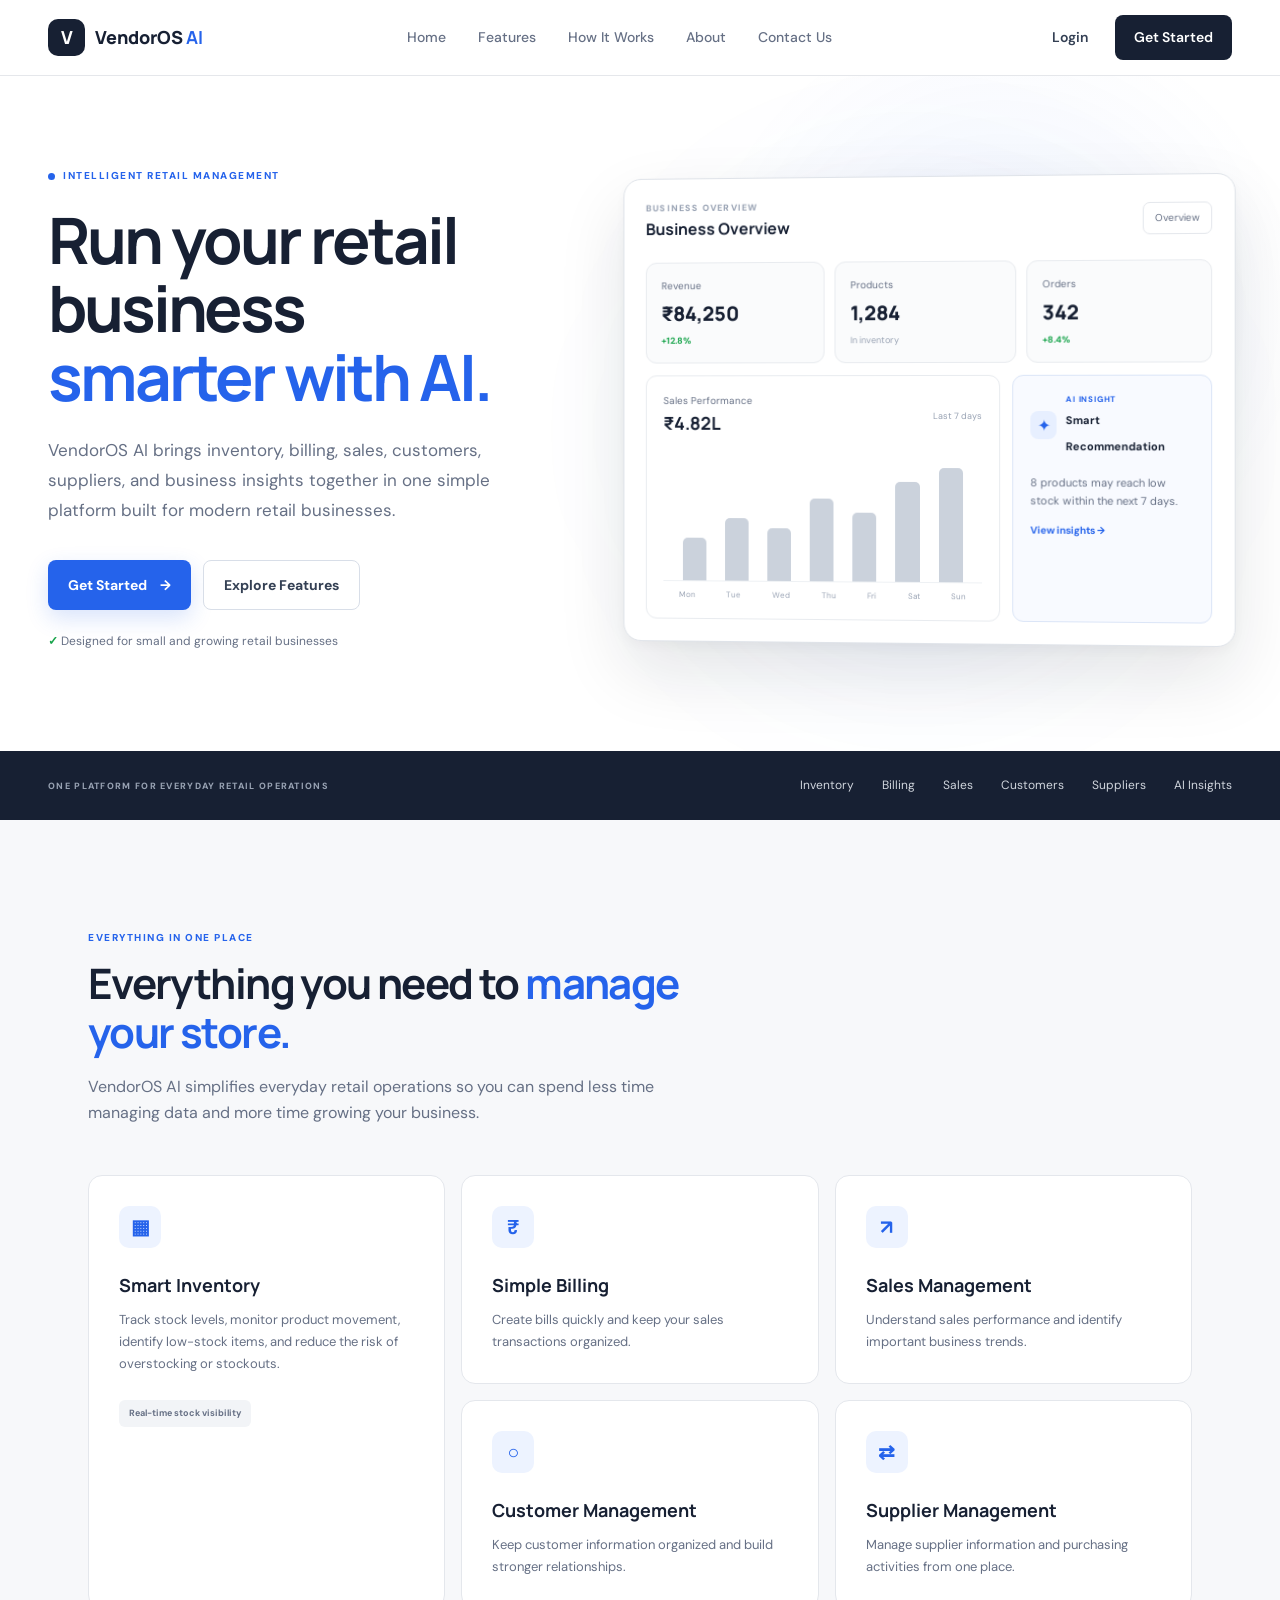
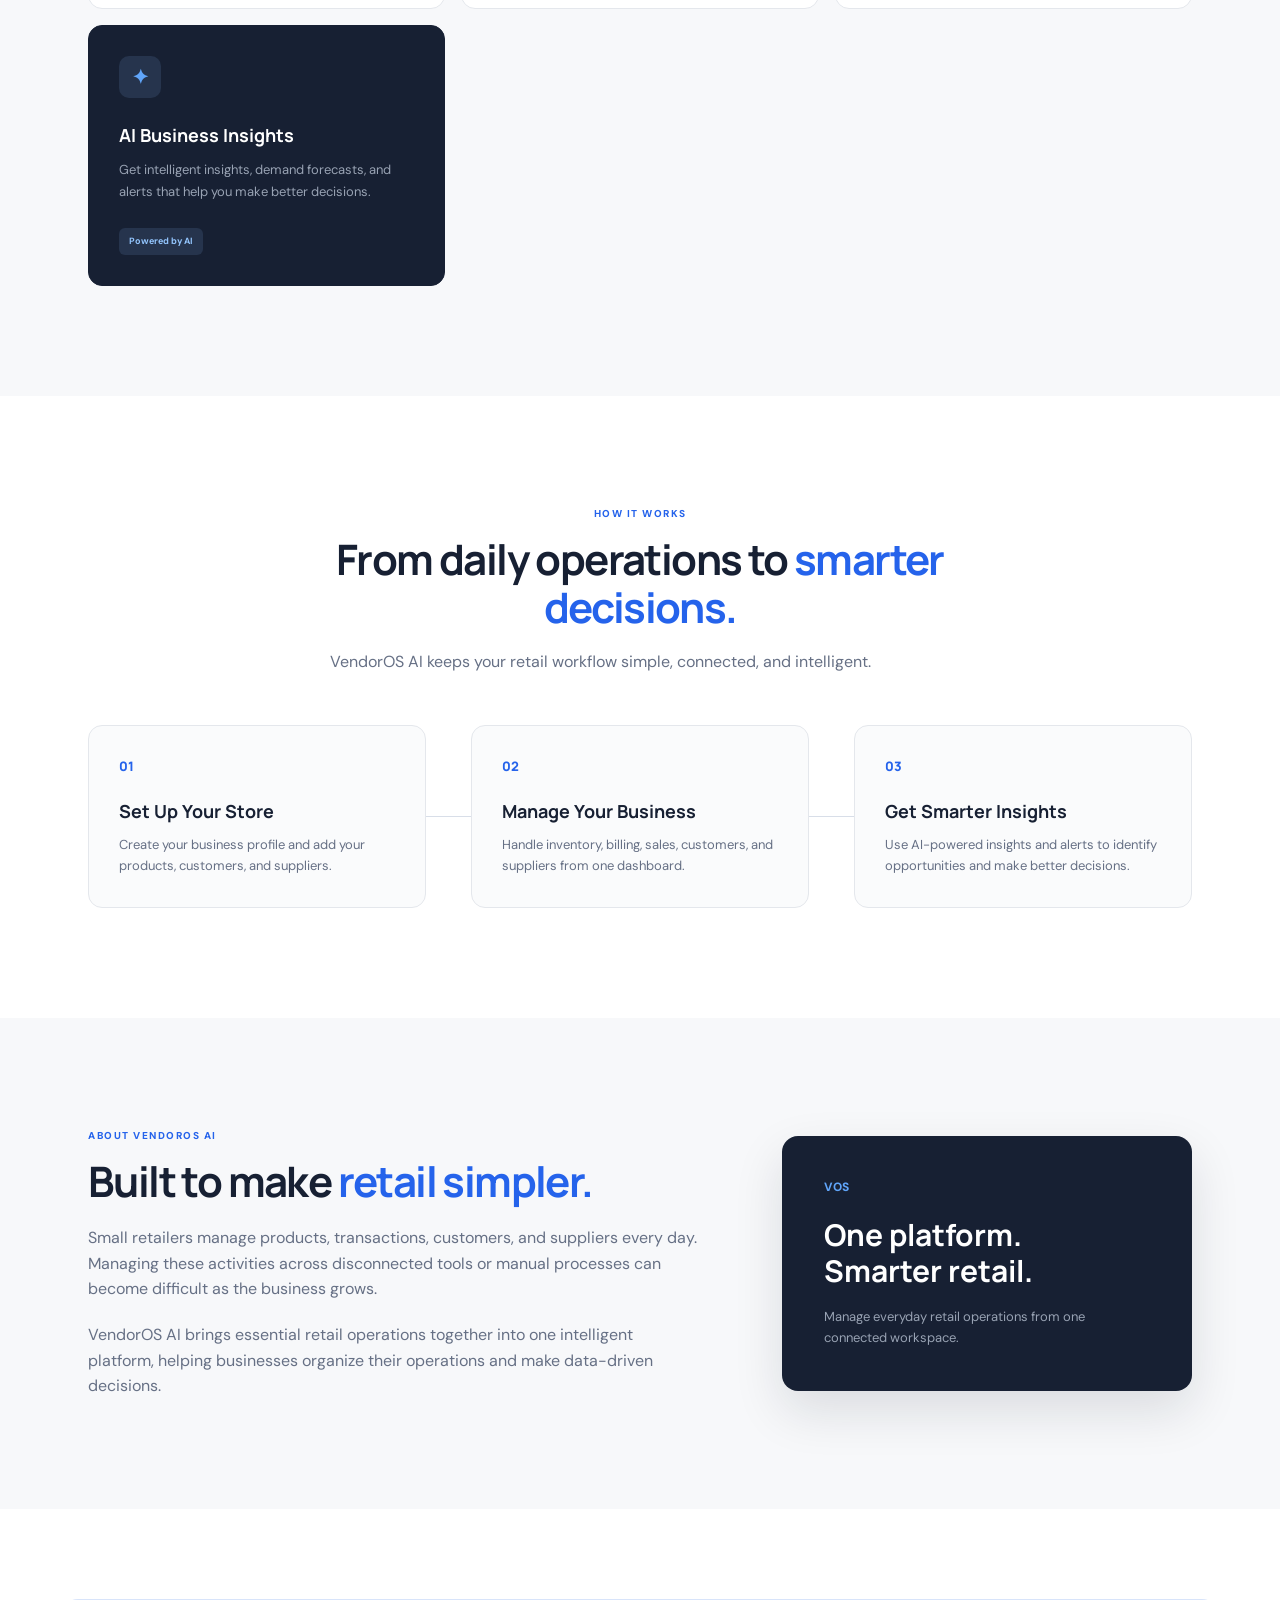
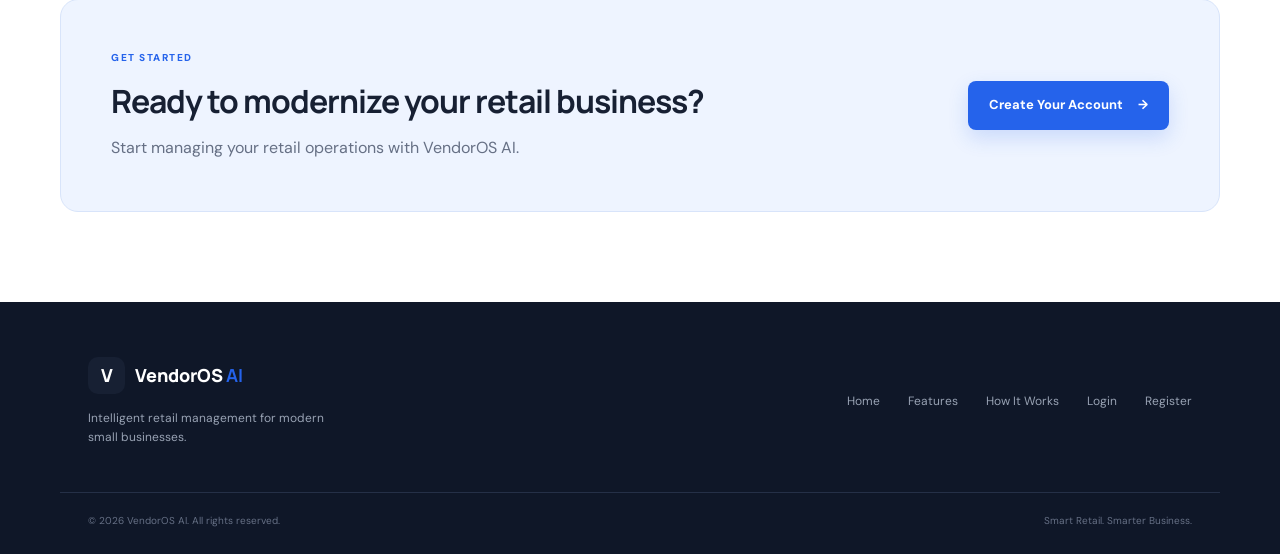
<file: frontend/index.html>
<!DOCTYPE html>
<html lang="en">
<head>
    <meta charset="UTF-8">
    <meta name="viewport" content="width=device-width, initial-scale=1.0">

    <title>VendorOS AI | Smart Retail Management</title>

    <link rel="stylesheet" href="style.css">
</head>

<body>

    <!-- ================= NAVBAR ================= -->

    <header class="navbar">

        <div class="nav-container">

            <a href="index.html" class="logo">
                <div class="logo-mark">V</div>

                <div class="logo-text">
                    <span>VendorOS</span>
                    <strong>AI</strong>
                </div>
            </a>


            <nav class="nav-links">
                <a href="#home">Home</a>
                <a href="#features">Features</a>
                <a href="#how-it-works">How It Works</a>
                <a href="#about">About</a>
                <a href="mailto:vendoros.support@gmail.com">Contact Us</a>
            </nav>


            <div class="nav-actions">
                <a href="login.html" class="login-btn">Login</a>
                <a href="register.html" class="signup-btn">Get Started</a>
            </div>

        </div>

    </header>


    <!-- ================= HERO ================= -->

    <main>

        <section class="hero" id="home">

            <div class="hero-container">


                <!-- LEFT -->

                <div class="hero-content">

                    <div class="eyebrow">
                        <span class="status-dot"></span>
                        INTELLIGENT RETAIL MANAGEMENT
                    </div>


                    <h1>
                        Run your retail business
                        <span>smarter with AI.</span>
                    </h1>


                    <p class="hero-description">

                        VendorOS AI brings inventory, billing, sales,
                        customers, suppliers, and business insights
                        together in one simple platform built for
                        modern retail businesses.

                    </p>


                    <div class="hero-buttons">

                        <a href="register.html" class="primary-btn">
                            Get Started
                            <span>→</span>
                        </a>

                        <a href="#features" class="secondary-btn">
                            Explore Features
                        </a>

                    </div>


                    <div class="hero-note">
                        <span>✓</span>
                        Designed for small and growing retail businesses
                    </div>

                </div>



                <!-- RIGHT — DASHBOARD PREVIEW -->

                <div class="dashboard-wrapper">

                    <div class="dashboard-glow"></div>


                    <div class="dashboard">


                        <!-- Dashboard Header -->

                        <div class="dashboard-top">

                            <div>

                                <p class="dashboard-label">
                                    BUSINESS OVERVIEW
                                </p>

                                <h3>
                                    Business Overview
                                </h3>

                            </div>


                            <div class="dashboard-date">
                                Overview
                            </div>

                        </div>



                        <!-- Stats -->

                        <div class="stats-grid">


                            <div class="stat-card">

                                <div class="stat-title">
                                    Revenue
                                </div>

                                <div class="stat-value">
                                    ₹84,250
                                </div>

                                <div class="stat-growth">
                                    +12.8%
                                </div>

                            </div>


                            <div class="stat-card">

                                <div class="stat-title">
                                    Products
                                </div>

                                <div class="stat-value">
                                    1,284
                                </div>

                                <div class="stat-neutral">
                                    In inventory
                                </div>

                            </div>


                            <div class="stat-card">

                                <div class="stat-title">
                                    Orders
                                </div>

                                <div class="stat-value">
                                    342
                                </div>

                                <div class="stat-growth">
                                    +8.4%
                                </div>

                            </div>


                        </div>



                        <!-- Dashboard Bottom -->

                        <div class="dashboard-body">


                            <!-- SALES CHART -->

                            <div class="chart-card">

                                <div class="chart-header">

                                    <div>

                                        <p>
                                            Sales Performance
                                        </p>

                                        <strong>
                                            ₹4.82L
                                        </strong>

                                    </div>


                                    <span>
                                        Last 7 days
                                    </span>

                                </div>


                                <div class="chart">

                                    <div class="chart-bars">

                                        <i style="height:35%"></i>

                                        <i style="height:52%"></i>

                                        <i style="height:44%"></i>

                                        <i style="height:68%"></i>

                                        <i style="height:57%"></i>

                                        <i style="height:82%"></i>

                                        <i style="height:94%"></i>

                                    </div>

                                </div>


                                <div class="chart-days">

                                    <span>Mon</span>
                                    <span>Tue</span>
                                    <span>Wed</span>
                                    <span>Thu</span>
                                    <span>Fri</span>
                                    <span>Sat</span>
                                    <span>Sun</span>

                                </div>

                            </div>



                            <!-- AI INSIGHT -->

                            <div class="insight-card">

                                <div class="insight-heading">

                                    <div class="ai-icon">
                                        ✦
                                    </div>

                                    <div>

                                        <span>
                                            AI INSIGHT
                                        </span>

                                        <strong>
                                            Smart Recommendation
                                        </strong>

                                    </div>

                                </div>


                                <p>
                                    8 products may reach low stock
                                    within the next 7 days.
                                </p>


                                <a href="#features">
                                    View insights →
                                </a>

                            </div>


                        </div>

                    </div>

                </div>

            </div>

        </section>



        <!-- ================= PLATFORM STRIP ================= -->

        <section class="platform-strip">

            <div class="platform-container">

                <p>
                    ONE PLATFORM FOR EVERYDAY RETAIL OPERATIONS
                </p>


                <div class="platform-items">

                    <span>Inventory</span>
                    <span>Billing</span>
                    <span>Sales</span>
                    <span>Customers</span>
                    <span>Suppliers</span>
                    <span>AI Insights</span>

                </div>

            </div>

        </section>



        <!-- ================= FEATURES ================= -->

        <section class="features-section" id="features">

            <div class="section-container">


                <div class="section-heading">

                    <div class="section-tag">
                        EVERYTHING IN ONE PLACE
                    </div>


                    <h2>
                        Everything you need to
                        <span>manage your store.</span>
                    </h2>


                    <p>
                        VendorOS AI simplifies everyday retail operations
                        so you can spend less time managing data and more
                        time growing your business.
                    </p>

                </div>



                <div class="feature-grid">


                    <!-- Inventory -->

                    <article class="feature-card large-card">

                        <div class="feature-icon">
                            ▦
                        </div>

                        <h3>
                            Smart Inventory
                        </h3>

                        <p>
                            Track stock levels, monitor product movement,
                            identify low-stock items, and reduce the risk
                            of overstocking or stockouts.
                        </p>

                        <div class="feature-mini">
                            Real-time stock visibility
                        </div>

                    </article>



                    <!-- Billing -->

                    <article class="feature-card">

                        <div class="feature-icon">
                            ₹
                        </div>

                        <h3>
                            Simple Billing
                        </h3>

                        <p>
                            Create bills quickly and keep your sales
                            transactions organized.
                        </p>

                    </article>



                    <!-- Sales -->

                    <article class="feature-card">

                        <div class="feature-icon">
                            ↗
                        </div>

                        <h3>
                            Sales Management
                        </h3>

                        <p>
                            Understand sales performance and identify
                            important business trends.
                        </p>

                    </article>



                    <!-- Customers -->

                    <article class="feature-card">

                        <div class="feature-icon">
                            ○
                        </div>

                        <h3>
                            Customer Management
                        </h3>

                        <p>
                            Keep customer information organized and
                            build stronger relationships.
                        </p>

                    </article>



                    <!-- Suppliers -->

                    <article class="feature-card">

                        <div class="feature-icon">
                            ⇄
                        </div>

                        <h3>
                            Supplier Management
                        </h3>

                        <p>
                            Manage supplier information and purchasing
                            activities from one place.
                        </p>

                    </article>



                    <!-- AI -->

                    <article class="feature-card ai-feature">

                        <div class="feature-icon ai-icon-dark">
                            ✦
                        </div>

                        <h3>
                            AI Business Insights
                        </h3>

                        <p>
                            Get intelligent insights, demand forecasts,
                            and alerts that help you make better decisions.
                        </p>

                        <div class="feature-mini ai-mini">
                            Powered by AI
                        </div>

                    </article>


                </div>

            </div>

        </section>



        <!-- ================= HOW IT WORKS ================= -->

        <section class="process-section" id="how-it-works">

            <div class="section-container">


                <div class="section-heading center-heading">

                    <div class="section-tag">
                        HOW IT WORKS
                    </div>

                    <h2>
                        From daily operations to
                        <span>smarter decisions.</span>
                    </h2>

                    <p>
                        VendorOS AI keeps your retail workflow
                        simple, connected, and intelligent.
                    </p>

                </div>



                <div class="process-grid">


                    <div class="process-card">

                        <div class="process-number">
                            01
                        </div>

                        <h3>
                            Set Up Your Store
                        </h3>

                        <p>
                            Create your business profile and add your
                            products, customers, and suppliers.
                        </p>

                    </div>


                    <div class="process-connector"></div>


                    <div class="process-card">

                        <div class="process-number">
                            02
                        </div>

                        <h3>
                            Manage Your Business
                        </h3>

                        <p>
                            Handle inventory, billing, sales, customers,
                            and suppliers from one dashboard.
                        </p>

                    </div>


                    <div class="process-connector"></div>


                    <div class="process-card">

                        <div class="process-number">
                            03
                        </div>

                        <h3>
                            Get Smarter Insights
                        </h3>

                        <p>
                            Use AI-powered insights and alerts to identify
                            opportunities and make better decisions.
                        </p>

                    </div>


                </div>

            </div>

        </section>



        <!-- ================= ABOUT ================= -->

        <section class="about-section" id="about">

            <div class="about-container">


                <div class="about-content">

                    <div class="section-tag">
                        ABOUT VENDOROS AI
                    </div>


                    <h2>
                        Built to make
                        <span>retail simpler.</span>
                    </h2>


                    <p>
                        Small retailers manage products, transactions,
                        customers, and suppliers every day. Managing
                        these activities across disconnected tools or
                        manual processes can become difficult as the
                        business grows.
                    </p>


                    <p>
                        VendorOS AI brings essential retail operations
                        together into one intelligent platform, helping
                        businesses organize their operations and make
                        data-driven decisions.
                    </p>

                </div>



                <div class="about-highlight">

                    <div class="highlight-number">
                        VOS
                    </div>


                    <h3>
                        One platform.
                        <br>
                        Smarter retail.
                    </h3>


                    <p>
                        Manage everyday retail operations from
                        one connected workspace.
                    </p>

                </div>


            </div>

        </section>



        <!-- ================= CTA ================= -->

        <section class="cta-section">

            <div class="cta-container">


                <div>

                    <div class="section-tag">
                        GET STARTED
                    </div>


                    <h2>
                        Ready to modernize
                        your retail business?
                    </h2>


                    <p>
                        Start managing your retail operations
                        with VendorOS AI.
                    </p>

                </div>


                <a href="register.html" class="cta-button">
                    Create Your Account
                    <span>→</span>
                </a>


            </div>

        </section>


    </main>



    <!-- ================= FOOTER ================= -->

    <footer>

        <div class="footer-container">


            <div class="footer-brand">

                <a href="index.html" class="logo">

                    <div class="logo-mark">
                        V
                    </div>

                    <div class="logo-text">
                        <span>VendorOS</span>
                        <strong>AI</strong>
                    </div>

                </a>


                <p>
                    Intelligent retail management for
                    modern small businesses.
                </p>

            </div>



            <div class="footer-links">

                <a href="#home">Home</a>
                <a href="#features">Features</a>
                <a href="#how-it-works">How It Works</a>
                <a href="login.html">Login</a>
                <a href="register.html">Register</a>

            </div>


        </div>



        <div class="footer-bottom">

            <span>
                © 2026 VendorOS AI. All rights reserved.
            </span>

            <span>
                Smart Retail. Smarter Business.
            </span>

        </div>

    </footer>



    <script src="script.js"></script>

</body>
</html>
</file>
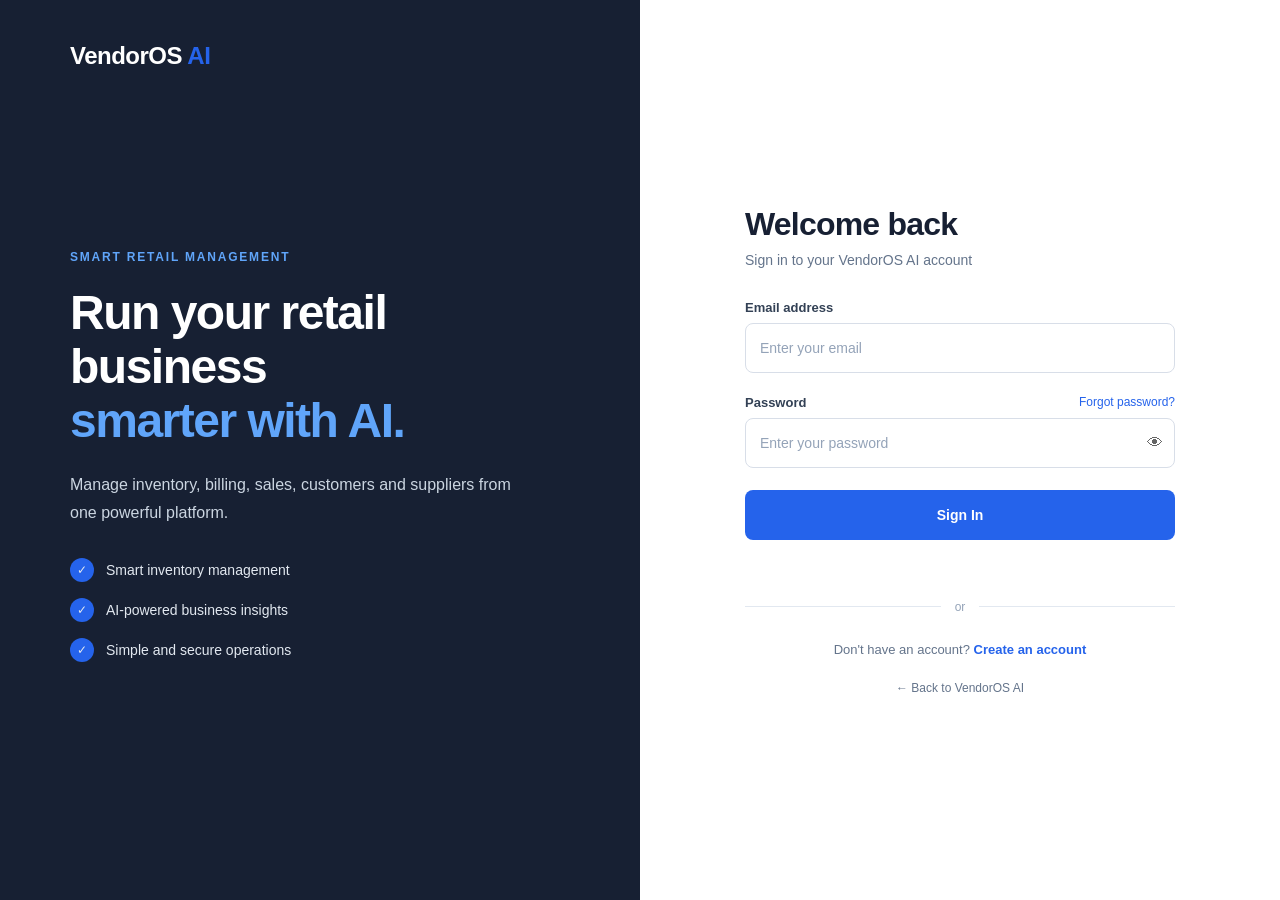
<file: frontend/customers.html>
<!DOCTYPE html>

<html lang="en">

<head>
    <meta charset="UTF-8">
    <meta name="viewport" content="width=device-width, initial-scale=1.0">

```
<title>Customers | VendorOS AI</title>

<style>
    * {
        box-sizing: border-box;
        margin: 0;
        padding: 0;
    }

    body {
        font-family: Inter, Arial, sans-serif;
        background: #f6f8fc;
        color: #172033;
    }

    .app {
        display: flex;
        min-height: 100vh;
    }

    /* SIDEBAR */

    .sidebar {
        width: 250px;
        background: #0b1220;
        color: white;
        padding: 24px 16px;
        position: fixed;
        left: 0;
        top: 0;
        bottom: 0;
    }

    .brand {
        display: flex;
        align-items: center;
        gap: 12px;
        padding: 0 12px 28px;
    }

    .brand-logo {
        width: 38px;
        height: 38px;
        border-radius: 11px;
        background: linear-gradient(135deg, #4f7cff, #7c5cff);
        display: flex;
        align-items: center;
        justify-content: center;
        font-weight: 800;
        font-size: 18px;
    }

    .brand-text {
        font-size: 18px;
        font-weight: 750;
    }

    .brand-text span {
        color: #6d8cff;
    }

    .nav-section {
        margin-top: 10px;
    }

    .nav-label {
        font-size: 11px;
        color: #71809a;
        text-transform: uppercase;
        letter-spacing: 1px;
        padding: 0 13px;
        margin-bottom: 8px;
    }

    .nav-item {
        display: flex;
        align-items: center;
        gap: 12px;
        padding: 12px 13px;
        margin: 4px 0;
        border-radius: 10px;
        color: #9aa6bb;
        text-decoration: none;
        font-size: 14px;
        transition: 0.2s;
    }

    .nav-item:hover {
        background: #151e31;
        color: white;
    }

    .nav-item.active {
        background: #1c2942;
        color: white;
    }

    .nav-icon {
        width: 20px;
        text-align: center;
        font-size: 16px;
    }

    .sidebar-bottom {
        position: absolute;
        left: 16px;
        right: 16px;
        bottom: 20px;
    }

    .logout {
        cursor: pointer;
    }

    /* MAIN */

    .main {
        margin-left: 250px;
        width: calc(100% - 250px);
        padding: 34px 38px;
    }

    .topbar {
        display: flex;
        justify-content: space-between;
        align-items: flex-start;
        margin-bottom: 30px;
    }

    .page-title {
        font-size: 29px;
        font-weight: 750;
        letter-spacing: -0.5px;
    }

    .page-subtitle {
        margin-top: 7px;
        color: #7b879b;
        font-size: 14px;
    }

    .user-pill {
        background: white;
        border: 1px solid #e7ebf2;
        border-radius: 30px;
        padding: 9px 15px;
        font-size: 13px;
        font-weight: 650;
        box-shadow: 0 3px 12px rgba(20, 30, 50, 0.04);
    }

    /* SUMMARY */

    .summary-grid {
        display: grid;
        grid-template-columns: repeat(3, 1fr);
        gap: 18px;
        margin-bottom: 24px;
    }

    .summary-card {
        background: white;
        border: 1px solid #e8ecf3;
        border-radius: 16px;
        padding: 20px;
        box-shadow: 0 5px 20px rgba(20, 30, 50, 0.04);
    }

    .summary-label {
        font-size: 12px;
        color: #7b879b;
        margin-bottom: 8px;
    }

    .summary-value {
        font-size: 26px;
        font-weight: 750;
    }

    /* CUSTOMER CARD */

    .customer-section {
        background: white;
        border: 1px solid #e7ebf2;
        border-radius: 18px;
        box-shadow: 0 5px 24px rgba(20, 30, 50, 0.04);
        overflow: hidden;
    }

    .section-header {
        padding: 22px 24px;
        border-bottom: 1px solid #edf0f5;
        display: flex;
        justify-content: space-between;
        align-items: center;
        gap: 20px;
    }

    .section-title {
        font-size: 17px;
        font-weight: 700;
    }

    .section-subtitle {
        font-size: 12px;
        color: #8a95a8;
        margin-top: 4px;
    }

    .header-actions {
        display: flex;
        gap: 10px;
        align-items: center;
    }

    .search-box {
        width: 250px;
        border: 1px solid #dfe5ee;
        border-radius: 10px;
        padding: 11px 13px;
        outline: none;
        font-size: 13px;
        transition: 0.2s;
    }

    .search-box:focus {
        border-color: #617eff;
        box-shadow: 0 0 0 3px rgba(97, 126, 255, 0.1);
    }

    .add-btn {
        border: none;
        background: #526fff;
        color: white;
        padding: 11px 16px;
        border-radius: 10px;
        font-size: 13px;
        font-weight: 650;
        cursor: pointer;
        transition: 0.2s;
    }

    .add-btn:hover {
        background: #405ce8;
        transform: translateY(-1px);
    }

    /* TABLE */

    .table-wrapper {
        overflow-x: auto;
    }

    table {
        width: 100%;
        border-collapse: collapse;
    }

    th {
        text-align: left;
        padding: 15px 24px;
        background: #fafbfc;
        color: #7c8799;
        font-size: 11px;
        text-transform: uppercase;
        letter-spacing: 0.5px;
        font-weight: 650;
    }

    td {
        padding: 17px 24px;
        border-top: 1px solid #eef1f5;
        font-size: 13px;
        color: #4f5b70;
    }

    tr:hover td {
        background: #fbfcff;
    }

    .customer-cell {
        display: flex;
        align-items: center;
        gap: 12px;
    }

    .avatar {
        width: 38px;
        height: 38px;
        border-radius: 50%;
        background: #e9edff;
        color: #526fff;
        display: flex;
        align-items: center;
        justify-content: center;
        font-weight: 750;
        font-size: 13px;
    }

    .customer-name {
        color: #172033;
        font-weight: 650;
    }

    .customer-id {
        font-size: 11px;
        color: #98a1b1;
        margin-top: 3px;
    }

    .phone {
        color: #47546a;
    }

    .email {
        color: #647086;
    }

    .empty-state,
    .loading-state,
    .error-state {
        padding: 55px 20px;
        text-align: center;
        color: #8792a5;
        font-size: 14px;
    }

    .error-state {
        color: #dc2626;
    }

    /* MODAL */

    .modal-overlay {
        position: fixed;
        inset: 0;
        background: rgba(8, 15, 28, 0.55);
        backdrop-filter: blur(5px);
        display: none;
        align-items: center;
        justify-content: center;
        z-index: 100;
    }

    .modal-overlay.show {
        display: flex;
    }

    .modal {
        width: 440px;
        max-width: calc(100% - 30px);
        background: white;
        border-radius: 18px;
        padding: 26px;
        box-shadow: 0 25px 70px rgba(0, 0, 0, 0.18);
    }

    .modal-header {
        display: flex;
        justify-content: space-between;
        align-items: center;
        margin-bottom: 22px;
    }

    .modal-title {
        font-size: 19px;
        font-weight: 750;
    }

    .close-btn {
        border: none;
        background: #f1f3f7;
        width: 32px;
        height: 32px;
        border-radius: 9px;
        cursor: pointer;
        font-size: 16px;
    }

    .form-group {
        margin-bottom: 16px;
    }

    .form-group label {
        display: block;
        font-size: 12px;
        font-weight: 650;
        margin-bottom: 7px;
        color: #49566b;
    }

    .form-group input,
    .form-group textarea {
        width: 100%;
        border: 1px solid #dfe5ee;
        border-radius: 10px;
        padding: 11px 12px;
        outline: none;
        font-size: 13px;
        font-family: inherit;
    }

    .form-group textarea {
        min-height: 75px;
        resize: vertical;
    }

    .form-group input:focus,
    .form-group textarea:focus {
        border-color: #617eff;
        box-shadow: 0 0 0 3px rgba(97, 126, 255, 0.1);
    }

    .modal-footer {
        display: flex;
        justify-content: flex-end;
        gap: 10px;
        margin-top: 22px;
    }

    .cancel-btn {
        border: 1px solid #dfe5ee;
        background: white;
        padding: 11px 16px;
        border-radius: 10px;
        cursor: pointer;
        font-size: 13px;
    }

    .save-btn {
        border: none;
        background: #526fff;
        color: white;
        padding: 11px 18px;
        border-radius: 10px;
        cursor: pointer;
        font-size: 13px;
        font-weight: 650;
    }

    .form-message {
        font-size: 12px;
        margin-top: 10px;
    }

    /* RESPONSIVE */

    @media (max-width: 900px) {

        .sidebar {
            width: 210px;
        }

        .main {
            margin-left: 210px;
            width: calc(100% - 210px);
            padding: 25px;
        }

        .summary-grid {
            grid-template-columns: 1fr;
        }

        .section-header {
            align-items: flex-start;
            flex-direction: column;
        }

        .header-actions {
            width: 100%;
        }

        .search-box {
            flex: 1;
        }
    }

    @media (max-width: 650px) {

        .sidebar {
            display: none;
        }

        .main {
            margin-left: 0;
            width: 100%;
            padding: 20px;
        }

        .topbar {
            flex-direction: column;
            gap: 15px;
        }

        .header-actions {
            flex-direction: column;
        }

        .search-box,
        .add-btn {
            width: 100%;
        }
    }
</style>
```

</head>

<body>

<div class="app">

```
<!-- SIDEBAR -->

<aside class="sidebar">

    <div class="brand">
        <div class="brand-logo">V</div>

        <div class="brand-text">
            VendorOS <span>AI</span>
        </div>
    </div>

    <div class="nav-section">

        <div class="nav-label">
            Workspace
        </div>

        <a href="dashboard.html" class="nav-item">
            <span class="nav-icon">▦</span>
            Dashboard
        </a>

        <a href="inventory.html" class="nav-item">
            <span class="nav-icon">▣</span>
            Inventory
        </a>

        <a href="sales.html" class="nav-item">
            <span class="nav-icon">▤</span>
            Sales & Billing
        </a>

        <a href="customers.html" class="nav-item active">
            <span class="nav-icon">♙</span>
            Customers
        </a>

        <a href="suppliers.html" class="nav-item">
            <span class="nav-icon">♧</span>
            Suppliers
        </a>

        <a href="ai-insights.html" class="nav-item">
            <span class="nav-icon">◈</span>
            AI Insights
        </a>

    </div>

    <div class="sidebar-bottom">

        <div class="nav-item logout" id="logoutButton" onclick="logoutUser()">
            <span class="nav-icon">↪</span>
            Logout
        </div>

    </div>

</aside>


<!-- MAIN -->

<main class="main">

    <div class="topbar">

        <div>

            <h1 class="page-title">
                Customers
            </h1>

            <p class="page-subtitle">
                Manage customer relationships and purchase information.
            </p>

        </div>

        <div class="user-pill" id="userPill">
            VendorOS User
        </div>

    </div>


    <!-- SUMMARY -->

    <div class="summary-grid">

        <div class="summary-card">

            <div class="summary-label">
                Total Customers
            </div>

            <div
                class="summary-value"
                id="totalCustomers"
            >
                0
            </div>

        </div>


        <div class="summary-card">

            <div class="summary-label">
                Customers With Email
            </div>

            <div
                class="summary-value"
                id="emailCustomers"
            >
                0
            </div>

        </div>


        <div class="summary-card">

            <div class="summary-label">
                Customers With Phone
            </div>

            <div
                class="summary-value"
                id="phoneCustomers"
            >
                0
            </div>

        </div>

    </div>


    <!-- CUSTOMER LIST -->

    <section class="customer-section">

        <div class="section-header">

            <div>

                <div class="section-title">
                    Customer Directory
                </div>

                <div class="section-subtitle">
                    Your saved customers
                </div>

            </div>


            <div class="header-actions">

                <input
                    type="text"
                    id="searchBox"
                    class="search-box"
                    placeholder="Search customers..."
                >

                <button
                    class="add-btn"
                    onclick="openCustomerModal()"
                >
                    + Add Customer
                </button>

            </div>

        </div>


        <div class="table-wrapper">

            <table>

                <thead>

                    <tr>

                        <th>
                            Customer
                        </th>

                        <th>
                            Phone
                        </th>

                        <th>
                            Email
                        </th>

                        <th>
                            Address
                        </th>

                    </tr>

                </thead>

                <tbody id="customerTableBody">

                </tbody>

            </table>

            <div
                id="customerMessage"
                class="loading-state"
            >
                Loading customers...
            </div>

        </div>

    </section>

</main>
```

</div>

<!-- ADD CUSTOMER MODAL -->

<div
    class="modal-overlay"
    id="customerModal"
>

```
<div class="modal">

    <div class="modal-header">

        <div class="modal-title">
            Add Customer
        </div>

        <button
            class="close-btn"
            onclick="closeCustomerModal()"
        >
            ×
        </button>

    </div>


    <form id="customerForm">

        <div class="form-group">

            <label>
                Customer Name
            </label>

            <input
                type="text"
                id="customerName"
                placeholder="Enter customer name"
                required
            >

        </div>


        <div class="form-group">

            <label>
                Phone Number
            </label>

            <input
                type="tel"
                id="customerPhone"
                placeholder="Enter 10-digit phone number"
                maxlength="10"
                pattern="[0-9]{10}"
                inputmode="numeric"
            >

        </div>


        <div class="form-group">

            <label>
                Email
            </label>

            <input
                type="email"
                id="customerEmail"
                placeholder="Enter email address"
            >

        </div>


        <div class="form-group">

            <label>
                Address
            </label>

            <textarea
                id="customerAddress"
                placeholder="Enter customer address"
            ></textarea>

        </div>


        <div
            id="formMessage"
            class="form-message"
        ></div>


        <div class="modal-footer">

            <button
                type="button"
                class="cancel-btn"
                onclick="closeCustomerModal()"
            >
                Cancel
            </button>

            <button
                type="submit"
                class="save-btn"
            >
                Save Customer
            </button>

        </div>

    </form>

</div>
```

</div>

<script src="customers.js"></script>

</body>
</html>
</file>
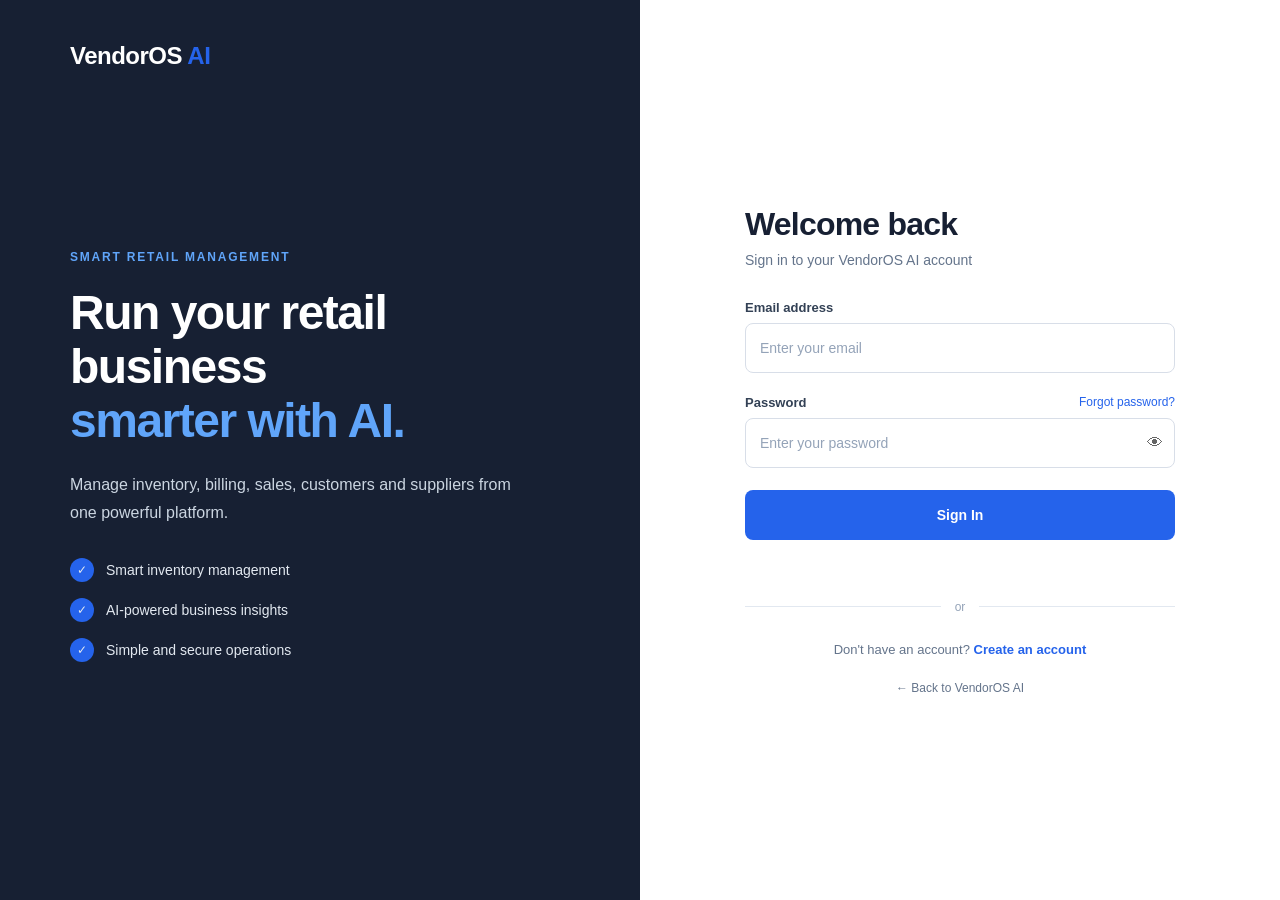
<file: frontend/dashboard.html>
<!DOCTYPE html>
<html lang="en">

<head>
    <meta charset="UTF-8">
    <meta name="viewport" content="width=device-width, initial-scale=1.0">

    <title>Dashboard | VendorOS AI</title>

    <link rel="stylesheet" href="dashboard.css">
</head>

<body>

<div class="dashboard-layout">

    <!-- =========================
         SIDEBAR
    ========================== -->

    <aside class="sidebar">

        <div class="sidebar-logo">
            VendorOS <span>AI</span>
        </div>


        <nav class="sidebar-nav">

            <a href="dashboard.html" class="nav-item active">
                <span>▦</span>
                Dashboard
            </a>


            <a href="inventory.html" class="nav-item">
                <span>▣</span>
                Inventory
            </a>


            <a href="sales.html" class="nav-item">
                <span>▤</span>
                Sales & Billing
            </a>


            <a href="customers.html" class="nav-item">
                <span>♙</span>
                Customers
            </a>


            <a href="suppliers.html" class="nav-item">
                <span>♧</span>
                Suppliers
            </a>


            <a href="ai-insights.html" class="nav-item">
                <span>◈</span>
                AI Insights
            </a>

        </nav>


        <div class="sidebar-bottom">

            <!-- Settings now opens Store Details -->
            <a href="store.html" class="nav-item">
                <span>⚙</span>
                Settings
            </a>


            <button
                id="logoutButton"
                class="logout-button"
                type="button"
            >
                <span>↪</span>
                Logout
            </button>

        </div>

    </aside>



    <!-- =========================
         MAIN CONTENT
    ========================== -->

    <main class="main-content">


        <!-- TOP BAR -->

        <header class="topbar">

            <div>

                <p class="page-label">
                    BUSINESS OVERVIEW
                </p>

                <h1>
                    Dashboard
                </h1>

            </div>


            <div class="user-area">

                <div class="user-info">

                    <strong id="userName">
                        User
                    </strong>

                    <span id="userRole">
                        Retailer
                    </span>

                </div>


                <div
                    class="user-avatar"
                    id="userAvatar"
                >
                    U
                </div>

            </div>

        </header>



        <!-- =========================
             WELCOME SECTION
        ========================== -->

        <section class="welcome-section">

            <div>

                <h2>
                    Welcome back,
                    <span id="welcomeName">
                        there
                    </span>.
                </h2>


                <p>
                    Your business dashboard will show real data
                    as you add products and record sales.
                </p>

            </div>


            <button
                class="primary-button"
                type="button"
                onclick="window.location.href='product.html'"
            >
                + Add Product
            </button>

        </section>



        <!-- =========================
             STATISTICS
        ========================== -->

        <section class="stats-grid">


            <!-- REVENUE -->

            <div class="stat-card">

                <div class="stat-top">

                    <span>
                        Total Revenue
                    </span>

                    <div class="stat-icon">
                        ₹
                    </div>

                </div>


                <h3>
                    ₹0
                </h3>


                <p class="neutral">
                    No sales recorded yet
                </p>

            </div>



            <!-- PRODUCTS -->

            <div class="stat-card">

                <div class="stat-top">

                    <span>
                        Total Products
                    </span>

                    <div class="stat-icon">
                        ▦
                    </div>

                </div>


                <h3>
                    0
                </h3>


                <p class="neutral">
                    No products added yet
                </p>

            </div>



            <!-- ORDERS -->

            <div class="stat-card">

                <div class="stat-top">

                    <span>
                        Total Orders
                    </span>

                    <div class="stat-icon">
                        ▤
                    </div>

                </div>


                <h3>
                    0
                </h3>


                <p class="neutral">
                    No orders recorded yet
                </p>

            </div>



            <!-- LOW STOCK -->

            <div class="stat-card">

                <div class="stat-top">

                    <span>
                        Low Stock Items
                    </span>

                    <div class="stat-icon warning">
                        !
                    </div>

                </div>


                <h3>
                    0
                </h3>


                <p class="neutral">
                    No inventory data yet
                </p>

            </div>

        </section>



        <!-- =========================
             MAIN DASHBOARD GRID
        ========================== -->

        <section class="dashboard-grid">


            <!-- =====================
                 SALES OVERVIEW
            ====================== -->

            <div class="dashboard-card sales-card">

                <div class="card-header">

                    <div>

                        <h3>
                            Sales Overview
                        </h3>


                        <p>
                            Sales data will appear here
                            after transactions are recorded.
                        </p>

                    </div>


                    <select disabled>

                        <option>
                            Last 7 days
                        </option>

                    </select>

                </div>



                <div class="empty-chart">

                    <div class="empty-chart-icon">
                        ▥
                    </div>


                    <h4>
                        No sales data yet
                    </h4>


                    <p>
                        Record your first sale to start
                        tracking business performance.
                    </p>


                    <button
                        class="secondary-button"
                        type="button"
                        onclick="window.location.href='sales.html'"
                    >
                        Create First Sale
                    </button>

                </div>

            </div>



            <!-- =====================
                 AI INSIGHTS
            ====================== -->

            <div class="dashboard-card ai-card">

                <div class="ai-heading">

                    <div class="ai-icon">
                        ✦
                    </div>


                    <div>

                        <h3>
                            AI Business Insights
                        </h3>


                        <p>
                            VendorOS intelligence
                        </p>

                    </div>

                </div>



                <div class="ai-empty">

                    <h4>
                        Insights will appear here
                    </h4>


                    <p>
                        Add products and record sales.
                        VendorOS AI will analyze your actual
                        business data and generate useful insights.
                    </p>

                </div>

            </div>

        </section>



        <!-- =========================
             BOTTOM GRID
        ========================== -->

        <section class="bottom-grid">


            <!-- =====================
                 RECENT ORDERS
            ====================== -->

            <div class="dashboard-card orders-card">

                <div class="card-header">

                    <div>

                        <h3>
                            Recent Orders
                        </h3>


                        <p>
                            Your latest transactions
                        </p>

                    </div>

                </div>



                <div class="empty-state">

                    <div class="empty-icon">
                        ▤
                    </div>


                    <h4>
                        No orders yet
                    </h4>


                    <p>
                        Your completed and pending orders
                        will appear here.
                    </p>

                </div>

            </div>



            <!-- =====================
                 ALERTS
            ====================== -->

            <div class="dashboard-card alerts-card">

                <div class="card-header">

                    <div>

                        <h3>
                            Alerts
                        </h3>


                        <p>
                            Inventory and business notifications
                        </p>

                    </div>

                </div>



                <div class="empty-state">

                    <div class="empty-icon">
                        ✓
                    </div>


                    <h4>
                        No alerts
                    </h4>


                    <p>
                        Alerts will appear when VendorOS
                        detects something that needs attention.
                    </p>

                </div>

            </div>

        </section>

    </main>

</div>



<!-- =========================
     DASHBOARD JAVASCRIPT
========================== -->

<script src="dashboard.js"></script>

</body>
</html>
</file>
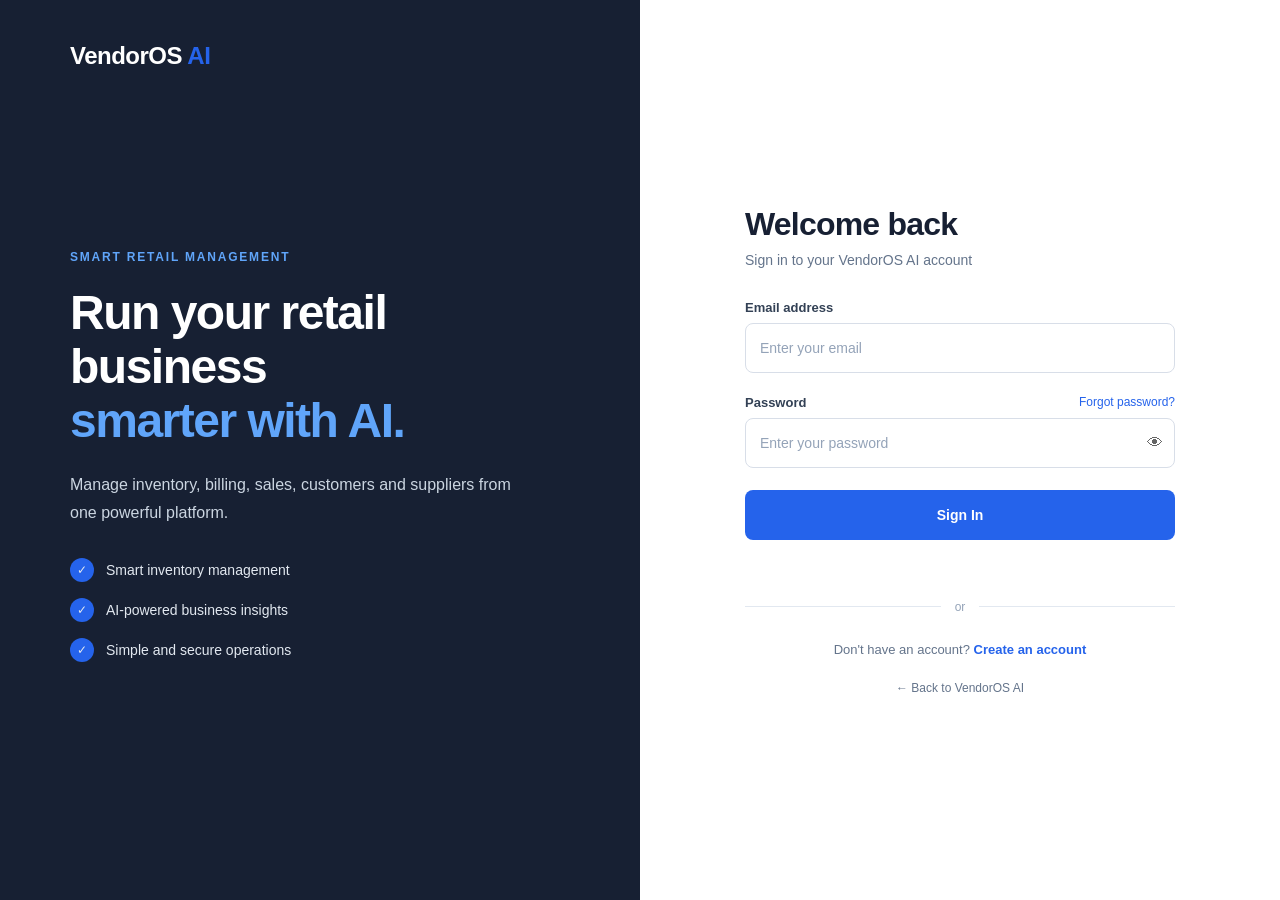
<file: frontend/inventory.html>
```html
<!DOCTYPE html>
<html lang="en">

<head>
    <meta charset="UTF-8">
    <meta name="viewport" content="width=device-width, initial-scale=1.0">

    <title>Inventory | VendorOS AI</title>

    <link rel="stylesheet" href="dashboard.css">

    <style>
        .inventory-page {
            max-width: 1200px;
            margin: 0 auto;
        }

        .inventory-header {
            display: flex;
            justify-content: space-between;
            align-items: center;
            margin-bottom: 28px;
        }

        .inventory-header h2 {
            font-size: 28px;
            margin-bottom: 7px;
        }

        .inventory-header p {
            color: #64748b;
            font-size: 13px;
        }

        .add-product-button {
            background: #2563eb;
            color: white;
            border: none;
            padding: 12px 18px;
            border-radius: 8px;
            font-size: 12px;
            font-weight: 600;
            cursor: pointer;
        }

        .add-product-button:hover {
            background: #1d4ed8;
        }

        .inventory-card {
            background: #ffffff;
            border: 1px solid #e5eaf1;
            border-radius: 14px;
            box-shadow: 0 10px 30px rgba(23, 32, 51, 0.05);
            overflow: hidden;
        }

        .inventory-toolbar {
            padding: 18px 22px;
            border-bottom: 1px solid #edf0f4;
        }

        .search-box {
            width: 100%;
            max-width: 360px;
            padding: 11px 13px;
            border: 1px solid #dbe1ea;
            border-radius: 8px;
            outline: none;
            font-size: 12px;
        }

        .search-box:focus {
            border-color: #2563eb;
            box-shadow: 0 0 0 3px rgba(37, 99, 235, 0.08);
        }

        .table-container {
            width: 100%;
            overflow-x: auto;
        }

        .inventory-table {
            width: 100%;
            border-collapse: collapse;
            min-width: 900px;
        }

        .inventory-table th {
            background: #f8fafc;
            color: #64748b;
            font-size: 11px;
            font-weight: 600;
            text-align: left;
            padding: 14px 18px;
            white-space: nowrap;
        }

        .inventory-table td {
            padding: 15px 18px;
            border-top: 1px solid #edf0f4;
            color: #334155;
            font-size: 12px;
            white-space: nowrap;
        }

        .product-name {
            font-weight: 600;
            color: #172033;
        }

        .category-badge {
            display: inline-block;
            padding: 5px 9px;
            border-radius: 20px;
            background: #eff6ff;
            color: #2563eb;
            font-size: 10px;
            font-weight: 600;
        }

        .stock-badge {
            display: inline-block;
            padding: 5px 9px;
            border-radius: 20px;
            font-size: 10px;
            font-weight: 600;
        }

        .stock-good {
            background: #ecfdf5;
            color: #16a34a;
        }

        .stock-low {
            background: #fff7ed;
            color: #ea580c;
        }

        .stock-out {
            background: #fef2f2;
            color: #dc2626;
        }
        /* =====================================================
   EXPIRY STATUS
===================================================== */

.expiry-badge {
    display: inline-block;
    width: fit-content;
    padding: 5px 9px;
    border-radius: 20px;
    font-size: 10px;
    font-weight: 600;
}

.expiry-safe {
    background: #ecfdf5;
    color: #16a34a;
}

.expiry-warning {
    background: #fef3c7;
    color: #92400e;
}

.expiry-critical {
    background: #ffedd5;
    color: #c2410c;
}

.expiry-expired {
    background: #fef2f2;
    color: #dc2626;
}

        .empty-state {
            text-align: center;
            padding: 70px 20px;
            color: #64748b;
        }

        .empty-state h3 {
            color: #172033;
            margin-bottom: 8px;
            font-size: 18px;
        }

        .empty-state p {
            font-size: 12px;
            margin-bottom: 20px;
        }

        .loading-state {
            text-align: center;
            padding: 50px;
            color: #64748b;
            font-size: 13px;
        }

        .error-state {
            text-align: center;
            padding: 50px;
            color: #dc2626;
            font-size: 13px;
        }

        /* =====================================================
           SALES & BILLING STYLE SIDEBAR
        ===================================================== */

        .sidebar {
            display: flex;
            flex-direction: column;
        }

        .sidebar-logo {
            font-size: 22px;
            font-weight: 800;
            padding: 0 14px 30px;
        }

        .sidebar-logo span {
            color: #3b82f6;
        }

        .sidebar-nav {
            display: flex;
            flex-direction: column;
            gap: 5px;
        }

        .sidebar-nav .nav-item {
            display: flex;
            align-items: center;
            gap: 10px;
            text-decoration: none;
            color: #94a3b8;
            padding: 12px 14px;
            border-radius: 10px;
            font-size: 14px;
            font-weight: 500;
            transition: 0.2s;
        }

        .sidebar-nav .nav-item:hover {
            background: #172033;
            color: #fff;
        }

        .sidebar-nav .nav-item.active {
            background: #1d4ed8;
            color: #fff;
        }

        .sidebar-bottom {
            margin-top: auto;
        }

        .logout-button {
            width: 100%;
            border: 1px solid #263247;
            background: transparent;
            color: #cbd5e1;
            padding: 11px;
            border-radius: 10px;
            cursor: pointer;
            font-weight: 600;
            display: flex;
            align-items: center;
            justify-content: center;
            gap: 8px;
        }

        .logout-button:hover {
            background: #172033;
        }

        @media (max-width: 700px) {

            .inventory-header {
                flex-direction: column;
                align-items: flex-start;
                gap: 15px;
            }

            .add-product-button {
                width: 100%;
            }
        }
    </style>
</head>

<body>

<div class="dashboard-layout">

    <!-- =========================
         SIDEBAR
    ========================== -->

    <aside class="sidebar">

        <div class="sidebar-logo">
            VendorOS <span>AI</span>
        </div>

        <div
            style="
                color:#64748b;
                font-size:11px;
                font-weight:700;
                letter-spacing:1px;
                padding:0 14px 10px;
                text-transform:uppercase;
            "
        >
            Workspace
        </div>

        <nav class="sidebar-nav">

            <a href="dashboard.html" class="nav-item">
                <span>▦</span>
                Dashboard
            </a>

            <a href="inventory.html" class="nav-item active">
                <span>▣</span>
                Inventory
            </a>

            <a href="sales.html" class="nav-item">
                <span>▤</span>
                Sales & Billing
            </a>

            <a href="customers.html" class="nav-item">
                <span>♙</span>
                Customers
            </a>

            <a href="suppliers.html" class="nav-item">
                <span>♧</span>
                Suppliers
            </a>

            <a href="ai-insights.html" class="nav-item">
                <span>◈</span>
                AI Insights
            </a>

        </nav>

        <!-- LOGOUT AT BOTTOM -->

        <div class="sidebar-bottom">

            <button
                id="logoutButton"
                class="logout-button"
                type="button"
            >
                <span>↪</span>
                Logout
            </button>

        </div>

    </aside>


    <!-- =========================
         MAIN
    ========================== -->

    <main class="main-content">

        <header class="topbar">

            <div>

                <p class="page-label">
                    INVENTORY
                </p>

                <h1>
                    Inventory
                </h1>

            </div>

            <div class="user-area">

                <div class="user-info">

                    <strong id="userName">
                        User
                    </strong>

                    <span id="userRole">
                        Retailer
                    </span>

                </div>

                <div
                    class="user-avatar"
                    id="userAvatar"
                >
                    U
                </div>

            </div>

        </header>


        <div class="inventory-page">

            <div class="inventory-header">

                <div>

                    <h2>
                        Products
                    </h2>

                    <p>
                        Manage your store inventory and stock levels.
                    </p>

                </div>

                <button
                    class="add-product-button"
                    onclick="window.location.href='product.html'"
                >
                    + Add Product
                </button>

            </div>


            <div class="inventory-card">

                <div class="inventory-toolbar">

                    <input
                        type="text"
                        id="searchBox"
                        class="search-box"
                        placeholder="Search products..."
                    >

                </div>


                <div class="table-container">

                    <table class="inventory-table">

                        <thead>

                            <tr>

                                <th>Product</th>

                                <th>Category</th>

                                <th>SKU</th>

                                <th>Purchase Price</th>

                                <th>Selling Price</th>

                                <th>Quantity</th>

                                <th>Stock Status</th>

                                <th>Expiry Date</th>

                            </tr>

                        </thead>

                        <tbody id="inventoryTableBody">

                        </tbody>

                    </table>

                </div>


                <div
                    id="inventoryMessage"
                    class="loading-state"
                >
                    Loading inventory...
                </div>

            </div>

        </div>

    </main>

</div>


<script src="dashboard.js"></script>
<script src="inventory.js"></script>

</body>

</html>
```
</file>
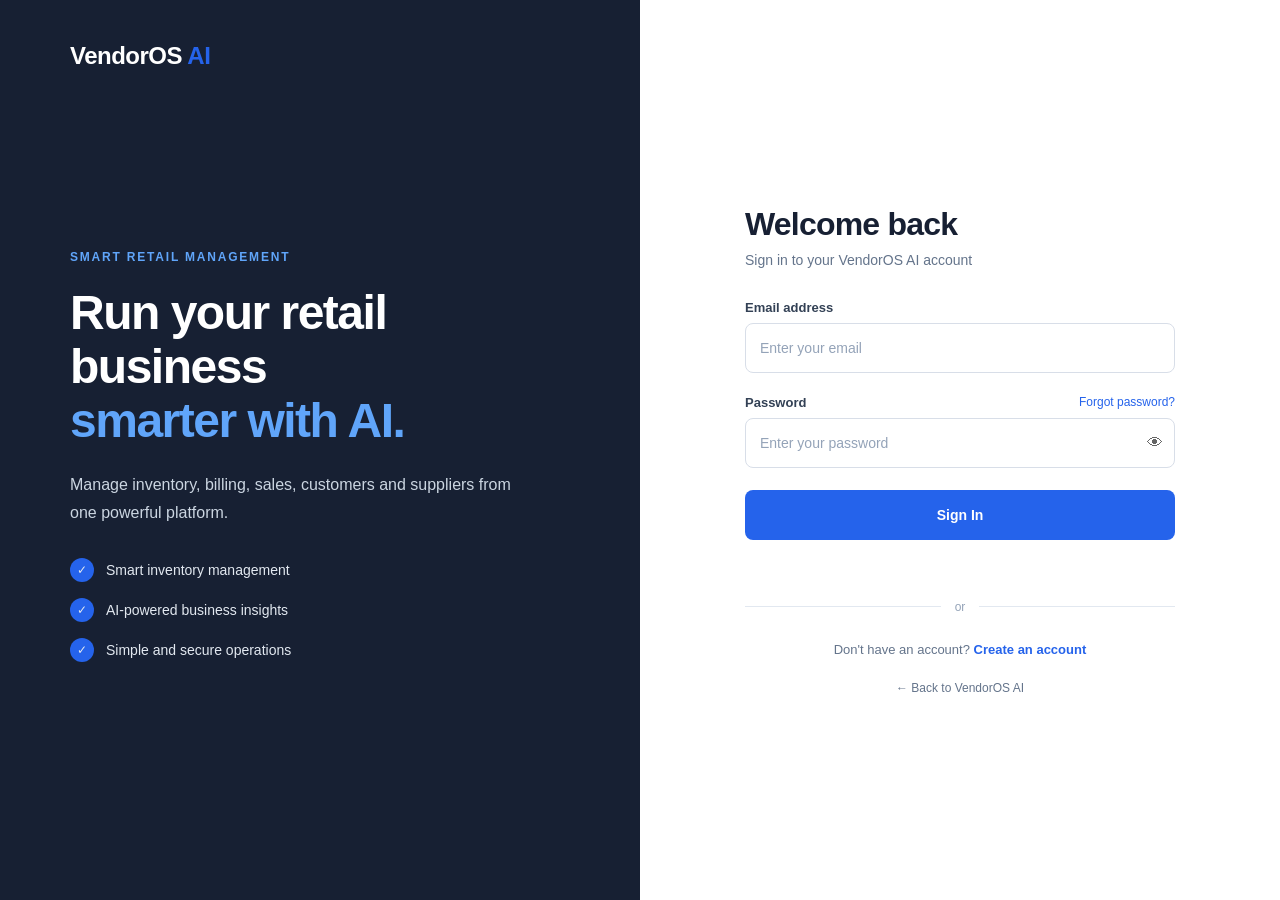
<file: frontend/login.html>
<!DOCTYPE html>
<html lang="en">
<head>
    <meta charset="UTF-8">
    <meta name="viewport" content="width=device-width, initial-scale=1.0">
    <title>Login | VendorOS AI</title>
    <link rel="stylesheet" href="auth.css">
</head>

<body>

    <div class="auth-page">

        <!-- Left Side -->
        <div class="auth-brand">
            <a href="index.html" class="brand-logo">
                VendorOS <span>AI</span>
            </a>

            <div class="brand-content">
                <p class="eyebrow">SMART RETAIL MANAGEMENT</p>

                <h1>
                    Run your retail business
                    <span>smarter with AI.</span>
                </h1>

                <p class="brand-description">
                    Manage inventory, billing, sales, customers and suppliers
                    from one powerful platform.
                </p>

                <div class="feature-line">
                    <span>✓</span>
                    Smart inventory management
                </div>

                <div class="feature-line">
                    <span>✓</span>
                    AI-powered business insights
                </div>

                <div class="feature-line">
                    <span>✓</span>
                    Simple and secure operations
                </div>
            </div>
        </div>


        <!-- Right Side -->
        <div class="auth-container">

            <div class="auth-card">

                <div class="mobile-logo">
                    VendorOS <span>AI</span>
                </div>

                <div class="auth-heading">
                    <h2>Welcome back</h2>
                    <p>Sign in to your VendorOS AI account</p>
                </div>

                <form id="loginForm">

                    <div class="form-group">
                        <label for="email">Email address</label>

                        <input
                            type="email"
                            id="email"
                            placeholder="Enter your email"
                            required
                        >
                    </div>


                    <div class="form-group">
                        <div class="password-label">
                            <label for="password">Password</label>

                            <a href="#" class="forgot-link">
                                Forgot password?
                            </a>
                        </div>

                        <div class="password-wrapper">

                            <input
                                type="password"
                                id="password"
                                placeholder="Enter your password"
                                required
                            >

                            <button
                                type="button"
                                id="togglePassword"
                                class="eye-button"
                                aria-label="Show password"
                            >
                                👁
                            </button>

                        </div>
                    </div>


                    <button type="submit" class="login-button">
                        Sign In
                    </button>

                    <p id="loginMessage" class="login-message"></p>

                </form>


                <div class="divider">
                    <span>or</span>
                </div>


                <p class="register-text">
                    Don't have an account?
                    <a href="register.html">Create an account</a>
                </p>

                <a href="index.html" class="back-home">
                    ← Back to VendorOS AI
                </a>

            </div>

        </div>

    </div>

    <script src="login.js"></script>

</body>
</html>
</file>
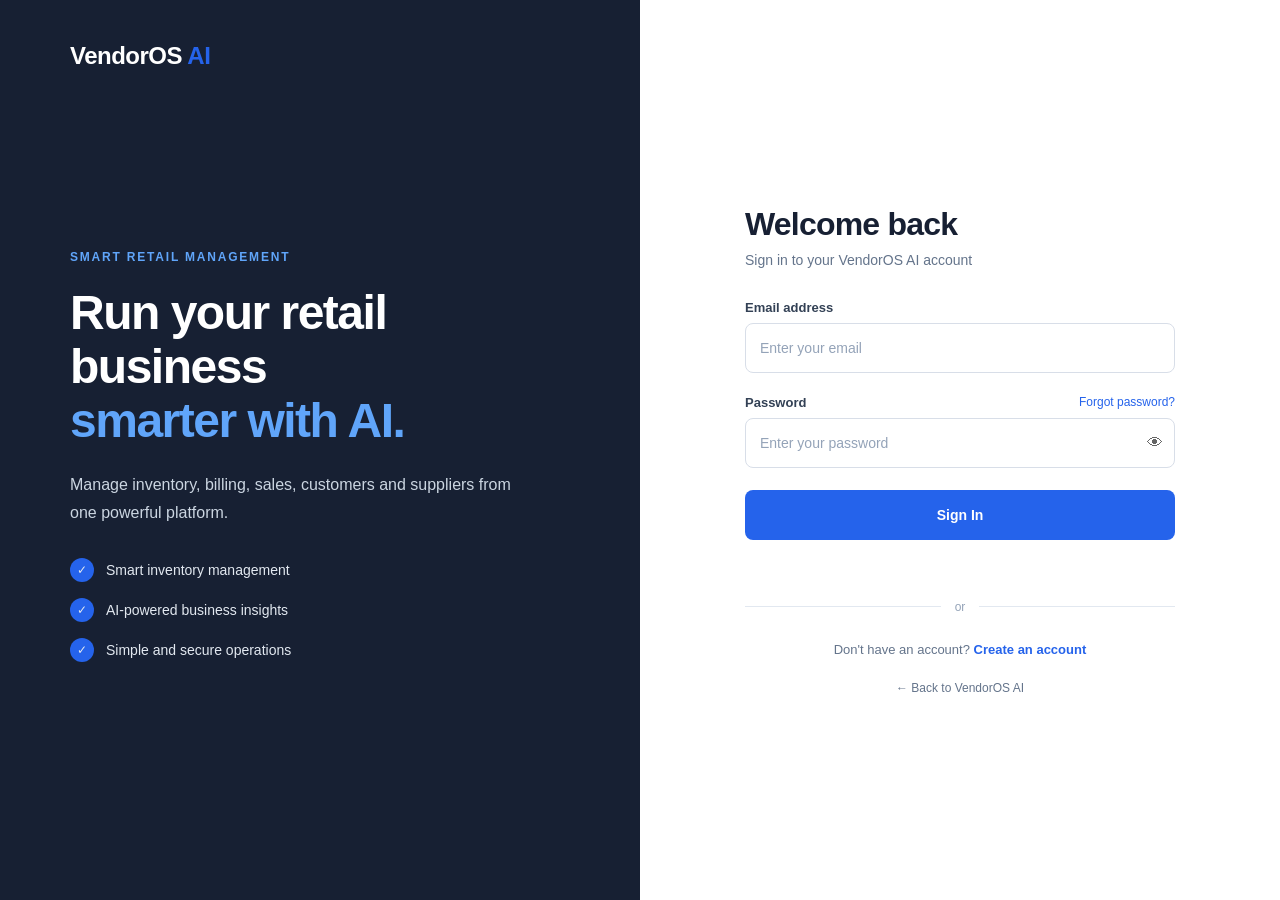
<file: frontend/product.html>
<!DOCTYPE html>
<html lang="en">

<head>
    <meta charset="UTF-8">
    <meta name="viewport" content="width=device-width, initial-scale=1.0">

    <title>Add Product | VendorOS AI</title>

    <link rel="stylesheet" href="dashboard.css">

    <style>
        .product-page {
            max-width: 900px;
            margin: 0 auto;
        }

        .product-header {
            margin-bottom: 28px;
        }

        .product-header h2 {
            font-size: 28px;
            margin-bottom: 7px;
        }

        .product-header p {
            color: #64748b;
            font-size: 13px;
        }

        .product-card {
            background: #ffffff;
            border: 1px solid #e5eaf1;
            border-radius: 14px;
            padding: 30px;
            box-shadow: 0 10px 30px rgba(23, 32, 51, 0.05);
        }

        .product-grid {
            display: grid;
            grid-template-columns: 1fr 1fr;
            gap: 20px;
        }

        .product-field {
            display: flex;
            flex-direction: column;
        }

        .product-field.full {
            grid-column: 1 / -1;
        }

        .product-field label {
            font-size: 12px;
            font-weight: 600;
            color: #334155;
            margin-bottom: 8px;
        }

        .product-field input,
        .product-field select {
            padding: 13px 14px;
            border: 1px solid #dbe1ea;
            border-radius: 8px;
            background: #fbfcfe;
            color: #172033;
            outline: none;
        }

        .product-field input:focus,
        .product-field select:focus {
            border-color: #2563eb;
            background: #fff;
            box-shadow: 0 0 0 3px rgba(37, 99, 235, 0.08);
        }

        .product-actions {
            margin-top: 28px;
            padding-top: 22px;
            border-top: 1px solid #edf0f4;
            display: flex;
            justify-content: flex-end;
            gap: 12px;
        }

        .cancel-button,
        .save-product-button {
            padding: 12px 20px;
            border-radius: 8px;
            font-size: 12px;
            font-weight: 600;
            cursor: pointer;
        }

        .cancel-button {
            border: 1px solid #dbe1ea;
            background: #fff;
            color: #475569;
        }

        .save-product-button {
            border: none;
            background: #2563eb;
            color: #fff;
        }

        .save-product-button:hover {
            background: #1d4ed8;
        }

        #productMessage {
            margin-top: 15px;
            text-align: right;
            font-size: 12px;
            min-height: 18px;
        }

        @media (max-width: 700px) {
            .product-grid {
                grid-template-columns: 1fr;
            }

            .product-field.full {
                grid-column: auto;
            }

            .product-card {
                padding: 20px;
            }

            .product-actions {
                flex-direction: column;
            }

            .cancel-button,
            .save-product-button {
                width: 100%;
            }
        }
    </style>
</head>

<body>

<div class="dashboard-layout">

    <!-- SIDEBAR -->
    <aside class="sidebar">

        <div class="sidebar-logo">
            VendorOS <span>AI</span>
        </div>

        <nav class="sidebar-nav">

            <a href="dashboard.html" class="nav-item active">
                <span>▦</span>
                Dashboard
            </a>


            <a href="inventory.html" class="nav-item">
                <span>▣</span>
                Inventory
            </a>


            <a href="sales.html" class="nav-item">
                <span>▤</span>
                Sales & Billing
            </a>


            <a href="customers.html" class="nav-item">
                <span>♙</span>
                Customers
            </a>


            <a href="suppliers.html" class="nav-item">
                <span>♧</span>
                Suppliers
            </a>


            <a href="ai-insights.html" class="nav-item">
                <span>◈</span>
                AI Insights
            </a>

        </nav>


        <div class="sidebar-bottom">

            <a href="store.html" class="nav-item">
                <span>⚙</span>
                Store Settings
            </a>

            <button id="logoutButton" class="logout-button">
                <span>↪</span>
                Logout
            </button>

        </div>

    </aside>


    <!-- MAIN -->
    <main class="main-content">

        <header class="topbar">

            <div>
                <p class="page-label">
                    INVENTORY
                </p>

                <h1>Add Product</h1>
            </div>

            <div class="user-area">

                <div class="user-info">

                    <strong id="userName">User</strong>

                    <span id="userRole">Retailer</span>

                </div>

                <div class="user-avatar" id="userAvatar">
                    U
                </div>

            </div>

        </header>


        <div class="product-page">

            <div class="product-header">

                <h2>Add a new product</h2>

                <p>
                    Enter your product information to add it to your inventory.
                </p>

            </div>


            <form id="productForm" class="product-card" onsubmit="saveProduct(event)">

                <div class="product-grid">

                    <div class="product-field full">

                        <label for="productName">
                            Product Name
                        </label>

                        <input
                            type="text"
                            id="productName"
                            placeholder="e.g. Paracetamol 500mg"
                            required
                        >

                    </div>


                    <div class="product-field">

                        <label for="category">
                            Category
                        </label>

                        <select id="category" required>

                            <option value="">
                                Select category
                            </option>

                            <option value="Medicine">
                                Medicine
                            </option>

                            <option value="Grocery">
                                Grocery
                            </option>

                            <option value="Beverages">
                                Beverages
                            </option>

                            <option value="Personal Care">
                                Personal Care
                            </option>

                            <option value="Household">
                                Household
                            </option>

                            <option value="Other">
                                Other
                            </option>

                        </select>

                    </div>


                    <div class="product-field">

                        <label for="sku">
                            SKU / Product Code
                        </label>

                        <input
                            type="text"
                            id="sku"
                            placeholder="Optional"
                        >

                    </div>


                    <div class="product-field">

                        <label for="purchasePrice">
                            Purchase Price (₹)
                        </label>

                        <input
                            type="number"
                            id="purchasePrice"
                            min="0"
                            step="0.01"
                            placeholder="0.00"
                            required
                        >

                    </div>


                    <div class="product-field">

                        <label for="sellingPrice">
                            Selling Price (₹)
                        </label>

                        <input
                            type="number"
                            id="sellingPrice"
                            min="0"
                            step="0.01"
                            placeholder="0.00"
                            required
                        >

                    </div>


                    <div class="product-field">

                        <label for="quantity">
                            Quantity
                        </label>

                        <input
                            type="number"
                            id="quantity"
                            min="0"
                            placeholder="0"
                            required
                        >

                    </div>


                    <div class="product-field">

                        <label for="minimumStock">
                            Minimum Stock Level
                        </label>

                        <input
                            type="number"
                            id="minimumStock"
                            min="0"
                            value="5"
                            required
                        >

                    </div>


                    <div class="product-field">

                        <label for="expiryDate">
                            Expiry Date
                        </label>

                        <input
                            type="date"
                            id="expiryDate"
                        >

                    </div>

                </div>


                <div class="product-actions">

                    <button
                        type="button"
                        class="cancel-button"
                        onclick="window.location.href='inventory.html'"
                    >
                        Cancel
                    </button>

                    <button
                        type="submit"
                        class="save-product-button"
                    >
                        Save Product
                    </button>

                </div>


                <p id="productMessage"></p>

            </form>

        </div>

    </main>

</div>


<script src="dashboard.js"></script>
<script src="product.js"></script>

</body>

</html>
</file>
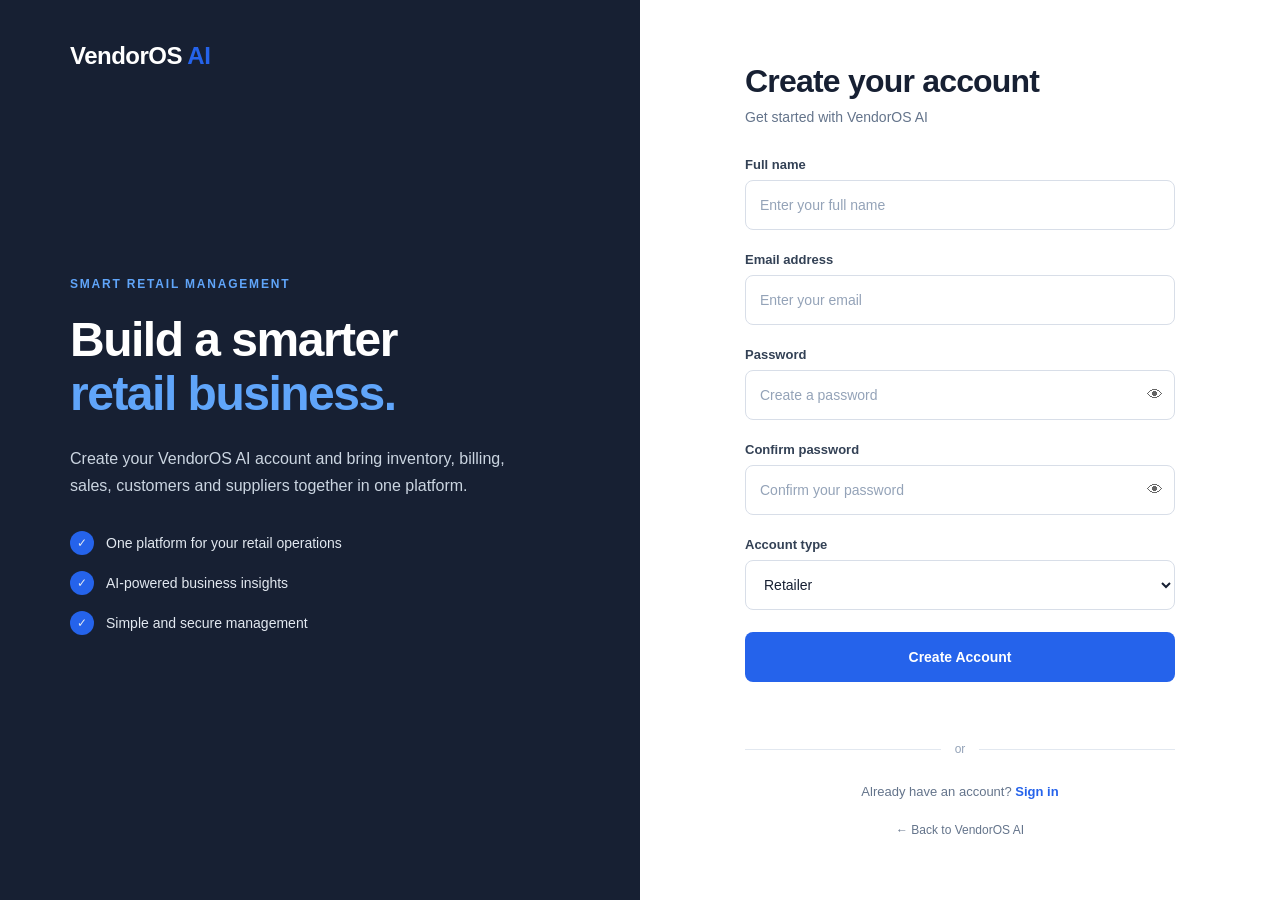
<file: frontend/register.html>
<!DOCTYPE html>
<html lang="en">
<head>
    <meta charset="UTF-8">
    <meta name="viewport" content="width=device-width, initial-scale=1.0">

    <title>Create Account | VendorOS AI</title>

    <link rel="stylesheet" href="auth.css">
</head>

<body>

    <div class="auth-page">

        <!-- LEFT SIDE -->
        <div class="auth-brand">

            <a href="index.html" class="brand-logo">
                VendorOS <span>AI</span>
            </a>

            <div class="brand-content">

                <p class="eyebrow">
                    SMART RETAIL MANAGEMENT
                </p>

                <h1>
                    Build a smarter
                    <span>retail business.</span>
                </h1>

                <p class="brand-description">
                    Create your VendorOS AI account and bring
                    inventory, billing, sales, customers and
                    suppliers together in one platform.
                </p>

                <div class="feature-line">
                    <span>✓</span>
                    One platform for your retail operations
                </div>

                <div class="feature-line">
                    <span>✓</span>
                    AI-powered business insights
                </div>

                <div class="feature-line">
                    <span>✓</span>
                    Simple and secure management
                </div>

            </div>

        </div>


        <!-- RIGHT SIDE -->
        <div class="auth-container">

            <div class="auth-card">

                <!-- MOBILE LOGO -->
                <div class="mobile-logo">
                    VendorOS <span>AI</span>
                </div>


                <!-- HEADING -->
                <div class="auth-heading">

                    <h2>
                        Create your account
                    </h2>

                    <p>
                        Get started with VendorOS AI
                    </p>

                </div>


                <!-- REGISTER FORM -->
                <form id="registerForm">

                    <!-- NAME -->
                    <div class="form-group">

                        <label for="name">
                            Full name
                        </label>

                        <input
                            type="text"
                            id="name"
                            placeholder="Enter your full name"
                            required
                        >

                    </div>


                    <!-- EMAIL -->
                    <div class="form-group">

                        <label for="email">
                            Email address
                        </label>

                        <input
                            type="email"
                            id="email"
                            placeholder="Enter your email"
                            required
                        >

                    </div>


                    <!-- PASSWORD -->
                    <div class="form-group">

                        <label for="password">
                            Password
                        </label>

                        <div class="password-wrapper">

                            <input
                                type="password"
                                id="password"
                                placeholder="Create a password"
                                required
                                minlength="6"
                            >

                            <button
                                type="button"
                                id="togglePassword"
                                class="eye-button"
                                aria-label="Show password"
                            >
                                👁
                            </button>

                        </div>

                    </div>


                    <!-- CONFIRM PASSWORD -->
                    <div class="form-group">

                        <label for="confirmPassword">
                            Confirm password
                        </label>

                        <div class="password-wrapper">

                            <input
                                type="password"
                                id="confirmPassword"
                                placeholder="Confirm your password"
                                required
                                minlength="6"
                            >

                            <button
                                type="button"
                                id="toggleConfirmPassword"
                                class="eye-button"
                                aria-label="Show password"
                            >
                                👁
                            </button>

                        </div>

                    </div>


                    <!-- ROLE -->
                    <div class="form-group">

                        <label for="role">
                            Account type
                        </label>

                        <select id="role" class="auth-select">

                            <option value="retailer">
                                Retailer
                            </option>

                            <option value="admin">
                                Administrator
                            </option>

                        </select>

                    </div>


                    <!-- SUBMIT -->
                    <button
                        type="submit"
                        class="login-button"
                    >
                        Create Account
                    </button>


                    <!-- MESSAGE -->
                    <p
                        id="registerMessage"
                        class="login-message"
                    ></p>

                </form>


                <!-- DIVIDER -->
                <div class="divider">
                    <span>or</span>
                </div>


                <!-- LOGIN -->
                <p class="register-text">

                    Already have an account?

                    <a href="login.html">
                        Sign in
                    </a>

                </p>


                <!-- HOME -->
                <a
                    href="index.html"
                    class="back-home"
                >
                    ← Back to VendorOS AI
                </a>

            </div>

        </div>

    </div>


    <script src="register.js"></script>

</body>
</html>
</file>
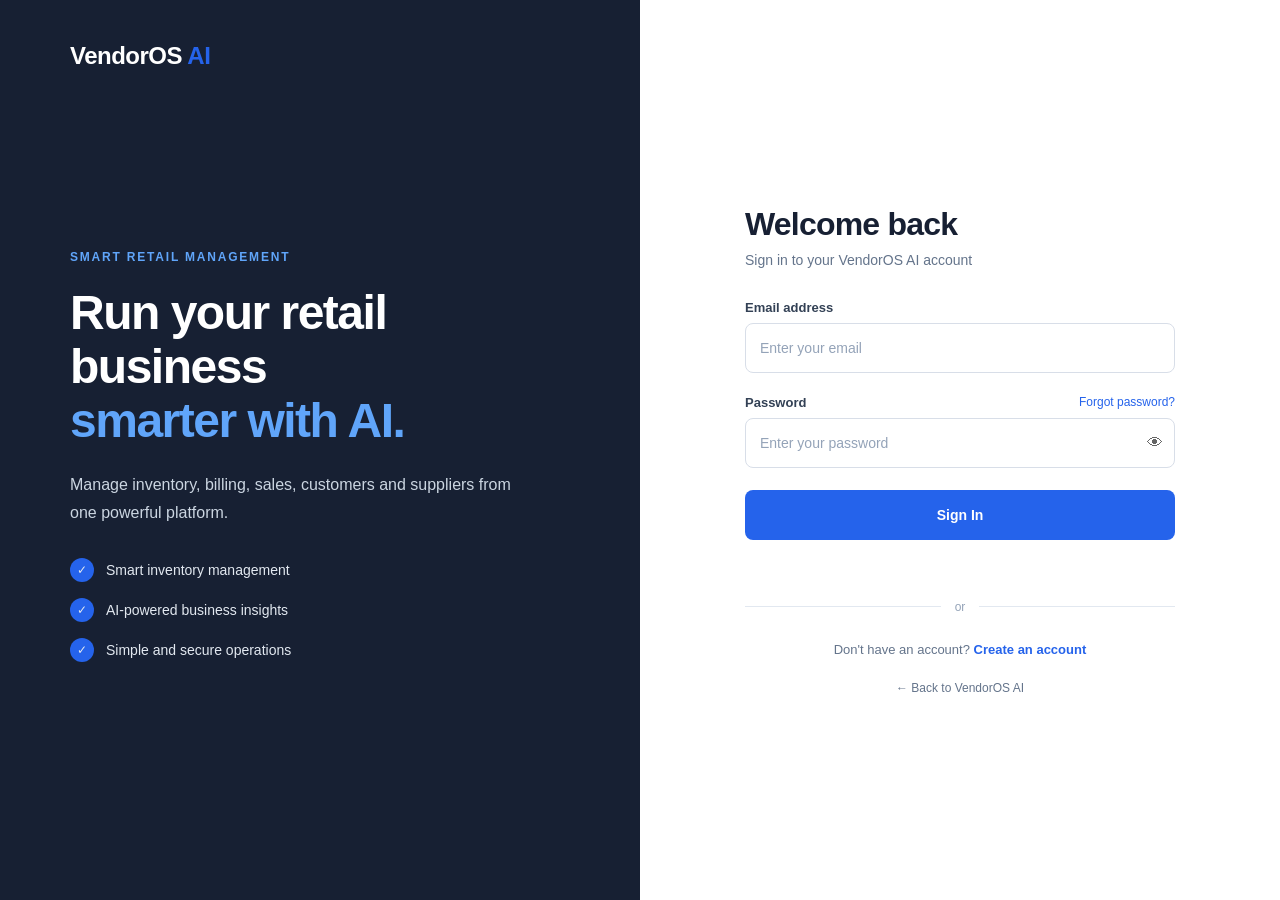
<file: frontend/sales.html>
<!DOCTYPE html>
<html lang="en">
<head>
    <meta charset="UTF-8">
    <meta name="viewport" content="width=device-width, initial-scale=1.0">

    <title>Sales & Billing | VendorOS AI</title>

    <style>
        * {
            box-sizing: border-box;
        }

        body {
            margin: 0;
            font-family: Inter, Arial, sans-serif;
            background: #f6f8fc;
            color: #0f172a;
        }

        .app {
            display: flex;
            min-height: 100vh;
        }

        /* SIDEBAR */

        .sidebar {
            width: 250px;
            background: #0b1220;
            color: #fff;
            padding: 28px 18px;
            display: flex;
            flex-direction: column;
            position: fixed;
            top: 0;
            bottom: 0;
            left: 0;
        }

        .logo {
            font-size: 22px;
            font-weight: 800;
            padding: 0 14px 30px;
        }

        .logo span {
            color: #3b82f6;
        }

        .nav-title {
            color: #64748b;
            font-size: 11px;
            font-weight: 700;
            letter-spacing: 1px;
            padding: 0 14px 10px;
            text-transform: uppercase;
        }

        .sidebar-nav {
            display: flex;
            flex-direction: column;
            gap: 5px;
        }

        .sidebar-nav .nav-item {
            text-decoration: none;
            color: #94a3b8;
            padding: 12px 14px;
            border-radius: 10px;
            font-size: 14px;
            font-weight: 500;
            transition: 0.2s;
            display: flex;
            align-items: center;
            gap: 10px;
        }

        .sidebar-nav .nav-item:hover {
            background: #172033;
            color: #fff;
        }

        .sidebar-nav .nav-item.active {
            background: #1d4ed8;
            color: #fff;
        }

        .sidebar-bottom {
            margin-top: auto;
        }

        .logout-btn {
            width: 100%;
            border: 1px solid #263247;
            background: transparent;
            color: #cbd5e1;
            padding: 11px;
            border-radius: 10px;
            cursor: pointer;
            font-weight: 600;
        }

        .logout-btn:hover {
            background: #172033;
        }

        /* MAIN */

        .main {
            margin-left: 250px;
            width: calc(100% - 250px);
            padding: 32px;
        }

        .topbar {
            display: flex;
            justify-content: space-between;
            align-items: center;
            margin-bottom: 28px;
        }

        .page-title h1 {
            margin: 0;
            font-size: 28px;
            letter-spacing: -0.5px;
        }

        .page-title p {
            margin: 7px 0 0;
            color: #64748b;
            font-size: 14px;
        }

        .user-pill {
            background: #fff;
            border: 1px solid #e2e8f0;
            border-radius: 12px;
            padding: 10px 15px;
            font-size: 13px;
            color: #475569;
        }

        /* POS */

        .pos-grid {
            display: grid;
            grid-template-columns: minmax(0, 1.45fr) minmax(340px, 0.8fr);
            gap: 22px;
            align-items: start;
        }

        .card {
            background: #fff;
            border: 1px solid #e5eaf1;
            border-radius: 18px;
            box-shadow: 0 8px 30px rgba(15, 23, 42, 0.045);
        }

        .card-header {
            padding: 22px 24px;
            border-bottom: 1px solid #eef2f7;
        }

        .card-header h2 {
            margin: 0;
            font-size: 17px;
        }

        .card-header p {
            margin: 6px 0 0;
            color: #64748b;
            font-size: 13px;
        }

        .sale-form {
            padding: 24px;
        }

        .field {
            margin-bottom: 19px;
        }

        .field label {
            display: block;
            font-size: 12px;
            font-weight: 700;
            color: #334155;
            margin-bottom: 7px;
        }

        .field input,
        .field select {
            width: 100%;
            height: 46px;
            border: 1px solid #dbe2ea;
            border-radius: 10px;
            padding: 0 13px;
            font-size: 14px;
            color: #0f172a;
            background: #fff;
            outline: none;
        }

        .field input:focus,
        .field select:focus {
            border-color: #2563eb;
            box-shadow: 0 0 0 3px rgba(37, 99, 235, 0.08);
        }

        .product-info {
            display: none;
            background: #f8fafc;
            border: 1px solid #e7edf4;
            border-radius: 12px;
            padding: 14px;
            margin-top: -5px;
            margin-bottom: 20px;
        }

        .product-info.visible {
            display: flex;
            justify-content: space-between;
            gap: 20px;
        }

        .info-label {
            font-size: 11px;
            color: #64748b;
            margin-bottom: 4px;
        }

        .info-value {
            font-size: 14px;
            font-weight: 700;
        }

        .form-row {
            display: grid;
            grid-template-columns: 1fr 1fr;
            gap: 15px;
        }

        .add-btn {
            width: 100%;
            height: 47px;
            border: none;
            border-radius: 10px;
            background: #0f172a;
            color: white;
            font-weight: 700;
            cursor: pointer;
        }

        .add-btn:hover {
            background: #1e293b;
        }

        /* SEARCH */

        .search-wrap {
            position: relative;
        }

        .search-wrap input {
            padding-right: 40px;
        }

        .search-icon {
            position: absolute;
            right: 13px;
            top: 50%;
            transform: translateY(-50%);
            color: #94a3b8;
            font-size: 16px;
            pointer-events: none;
        }

        /* CART */

        .cart-card {
            overflow: hidden;
            position: sticky;
            top: 25px;
        }

        .cart-content {
            padding: 20px;
        }

        .empty-cart {
            padding: 40px 15px;
            text-align: center;
            color: #94a3b8;
            font-size: 13px;
        }

        .empty-icon {
            width: 50px;
            height: 50px;
            margin: 0 auto 12px;
            border-radius: 14px;
            background: #eff6ff;
            color: #2563eb;
            display: flex;
            align-items: center;
            justify-content: center;
            font-size: 22px;
        }

        .cart-item {
            border: 1px solid #e7edf4;
            border-radius: 12px;
            padding: 13px;
            margin-bottom: 10px;
        }

        .cart-item-top {
            display: flex;
            justify-content: space-between;
            gap: 12px;
        }

        .cart-product {
            font-size: 13px;
            font-weight: 700;
        }

        .cart-price {
            font-size: 13px;
            font-weight: 700;
        }

        .cart-meta {
            color: #64748b;
            font-size: 12px;
            margin-top: 5px;
        }

        .remove-btn {
            border: none;
            background: #fef2f2;
            color: #dc2626;
            border-radius: 7px;
            padding: 5px 8px;
            cursor: pointer;
            font-size: 11px;
            margin-top: 9px;
        }

        .customer-section {
            margin-top: 20px;
            padding-top: 18px;
            border-top: 1px solid #eef2f7;
        }

        .customer-section label {
            display: block;
            font-size: 12px;
            font-weight: 700;
            margin-bottom: 7px;
        }

        .customer-section input {
            width: 100%;
            height: 43px;
            border: 1px solid #dbe2ea;
            border-radius: 9px;
            padding: 0 12px;
            outline: none;
        }

        .summary {
            margin-top: 20px;
            padding-top: 18px;
            border-top: 1px solid #eef2f7;
        }

        .summary-row {
            display: flex;
            justify-content: space-between;
            align-items: center;
            margin-bottom: 12px;
            font-size: 13px;
            color: #64748b;
        }

        .summary-row strong {
            color: #334155;
        }

        .discount-control {
            display: flex;
            align-items: center;
            gap: 7px;
        }

        .discount-input {
            width: 70px;
            height: 34px;
            border: 1px solid #dbe2ea;
            border-radius: 8px;
            padding: 0 8px;
            text-align: right;
            outline: none;
            font-size: 13px;
            color: #0f172a;
        }

        .discount-input:focus {
            border-color: #2563eb;
            box-shadow: 0 0 0 3px rgba(37, 99, 235, 0.08);
        }

        .discount-symbol {
            color: #64748b;
            font-size: 13px;
        }

        .discount-amount {
            color: #16a34a !important;
            min-width: 75px;
            text-align: right;
        }

        .total-row {
            display: flex;
            justify-content: space-between;
            align-items: center;
            margin-top: 17px;
            padding-top: 17px;
            border-top: 1px solid #e2e8f0;
        }

        .total-label {
            font-size: 14px;
            font-weight: 700;
        }

        .total-value {
            font-size: 24px;
            font-weight: 800;
            color: #2563eb;
        }

        .checkout-btn {
            width: 100%;
            height: 48px;
            margin-top: 20px;
            border: none;
            border-radius: 10px;
            background: #2563eb;
            color: #fff;
            font-size: 14px;
            font-weight: 700;
            cursor: pointer;
        }

        .checkout-btn:hover {
            background: #1d4ed8;
        }

        .checkout-btn:disabled {
            background: #cbd5e1;
            cursor: not-allowed;
        }

        #saleMessage {
            margin-top: 14px;
            font-size: 13px;
            text-align: center;
            min-height: 18px;
        }

        .success {
            color: #16a34a;
        }

        .error {
            color: #dc2626;
        }

        /* RECEIPT */

        .receipt {
            display: none;
            margin-top: 22px;
        }

        .receipt.show {
            display: block;
        }

        .receipt-inner {
            padding: 24px;
        }

        .receipt-head {
            display: flex;
            justify-content: space-between;
            align-items: flex-start;
            margin-bottom: 20px;
        }

        .receipt-brand {
            font-size: 18px;
            font-weight: 800;
        }

        .receipt-brand span {
            color: #2563eb;
        }

        .receipt-status {
            background: #ecfdf5;
            color: #15803d;
            padding: 6px 9px;
            border-radius: 7px;
            font-size: 11px;
            font-weight: 700;
        }

        .receipt-line {
            display: flex;
            justify-content: space-between;
            font-size: 13px;
            padding: 8px 0;
            color: #475569;
        }

        .receipt-total {
            border-top: 1px dashed #cbd5e1;
            margin-top: 10px;
            padding-top: 15px;
            display: flex;
            justify-content: space-between;
            font-size: 18px;
            font-weight: 800;
        }

        @media (max-width: 1050px) {
            .pos-grid {
                grid-template-columns: 1fr;
            }

            .cart-card {
                position: static;
            }
        }

        @media (max-width: 750px) {
            .sidebar {
                width: 210px;
            }

            .main {
                margin-left: 210px;
                width: calc(100% - 210px);
                padding: 20px;
            }

            .form-row {
                grid-template-columns: 1fr;
            }

            .summary-row {
                flex-wrap: wrap;
                gap: 8px;
            }
        }
    </style>
</head>

<body>

<div class="app">

    <aside class="sidebar">

        <div class="logo">
            VendorOS <span>AI</span>
        </div>

        <div class="nav-title">Workspace</div>

        <nav class="sidebar-nav">

            <a href="dashboard.html" class="nav-item">
                <span>▦</span>
                Dashboard
            </a>

            <a href="inventory.html" class="nav-item">
                <span>▣</span>
                Inventory
            </a>

            <a href="sales.html" class="nav-item active">
                <span>▤</span>
                Sales & Billing
            </a>

            <a href="customers.html" class="nav-item">
                <span>♙</span>
                Customers
            </a>

            <a href="suppliers.html" class="nav-item">
                <span>♧</span>
                Suppliers
            </a>

            <a href="ai-insights.html" class="nav-item">
                <span>◈</span>
                AI Insights
            </a>

        </nav>

        <div class="sidebar-bottom">

            <button
                class="logout-btn"
                onclick="logoutUser()"
            >
                Logout
            </button>

        </div>

    </aside>


    <main class="main">

        <div class="topbar">

            <div class="page-title">

                <h1>
                    Sales & Billing
                </h1>

                <p>
                    Create invoices and complete customer purchases.
                </p>

            </div>

            <div
                class="user-pill"
                id="userPill"
            >
                VendorOS Retailer
            </div>

        </div>


        <div class="pos-grid">


            <!-- SALE CREATION -->

            <section class="card">

                <div class="card-header">

                    <h2>
                        New Sale
                    </h2>

                    <p>
                        Add products to the current transaction.
                    </p>

                </div>


                <form
                    class="sale-form"
                    id="saleForm"
                >


                    <!-- PRODUCT SEARCH -->

                    <div class="field">

                        <label for="productSearch">
                            Search Product
                        </label>

                        <div class="search-wrap">

                            <input
                                type="text"
                                id="productSearch"
                                placeholder="Search by product name or SKU/code..."
                                autocomplete="off"
                            >

                            <span class="search-icon">
                                🔍
                            </span>

                        </div>

                    </div>


                    <!-- PRODUCT SELECT -->

                    <div class="field">

                        <label for="productSelect">
                            Select Product
                        </label>

                        <select
                            id="productSelect"
                            required
                        >

                            <option value="">
                                Choose a product
                            </option>

                        </select>

                    </div>


                    <!-- PRODUCT INFO -->

                    <div
                        class="product-info"
                        id="productInfo"
                    >

                        <div>

                            <div class="info-label">
                                Selling Price
                            </div>

                            <div
                                class="info-value"
                                id="productPrice"
                            >
                                ₹0.00
                            </div>

                        </div>


                        <div>

                            <div class="info-label">
                                Available Stock
                            </div>

                            <div
                                class="info-value"
                                id="productStock"
                            >
                                0
                            </div>

                        </div>

                    </div>


                    <!-- QUANTITY + CUSTOMER -->

                    <div class="form-row">


                        <div class="field">

                            <label for="quantity">
                                Quantity
                            </label>

                            <input
                                type="number"
                                id="quantity"
                                min="1"
                                value="1"
                                required
                            >

                        </div>


                        <div class="field">

                            <label for="customerName">
                                Customer Name
                            </label>

                            <input
                                type="text"
                                id="customerName"
                                placeholder="Optional"
                            >

                        </div>


                    </div>


                    <button
                        type="submit"
                        class="add-btn"
                    >
                        + Add to Cart
                    </button>


                </form>

            </section>


            <!-- CART -->

            <section class="card cart-card">


                <div class="card-header">

                    <h2>
                        Current Bill
                    </h2>

                    <p id="cartCount">
                        0 items
                    </p>

                </div>


                <div class="cart-content">


                    <div id="cartItems">

                        <div class="empty-cart">

                            <div class="empty-icon">
                                🛒
                            </div>

                            <div>
                                Your bill is empty
                            </div>

                            <div style="margin-top:5px;">
                                Add products to start a sale
                            </div>

                        </div>

                    </div>


                    <!-- CUSTOMER -->

                    <div class="customer-section">

                        <label for="billCustomer">
                            Customer
                        </label>

                        <input
                            type="text"
                            id="billCustomer"
                            placeholder="Customer name"
                        >

                    </div>


                    <!-- SUMMARY -->

                    <div class="summary">


                        <div class="summary-row">

                            <span>
                                Items
                            </span>

                            <strong id="summaryItems">
                                0
                            </strong>

                        </div>


                        <div class="summary-row">

                            <span>
                                Subtotal
                            </span>

                            <strong id="summarySubtotal">
                                ₹0.00
                            </strong>

                        </div>


                        <!-- DISCOUNT -->

                        <div class="summary-row">

                            <span>
                                Discount
                            </span>


                            <div class="discount-control">

                                <input
                                    type="number"
                                    id="discountPercent"
                                    class="discount-input"
                                    min="0"
                                    max="100"
                                    step="0.01"
                                    value="0"
                                    placeholder="0"
                                    aria-label="Discount percentage"
                                >

                                <span class="discount-symbol">
                                    %
                                </span>

                                <strong
                                    id="summaryDiscount"
                                    class="discount-amount"
                                >
                                    ₹0.00
                                </strong>

                            </div>

                        </div>


                        <!-- TOTAL -->

                        <div class="total-row">

                            <span class="total-label">
                                Total
                            </span>

                            <span
                                class="total-value"
                                id="summaryTotal"
                            >
                                ₹0.00
                            </span>

                        </div>


                        <!-- CHECKOUT -->

                        <button
                            class="checkout-btn"
                            id="checkoutBtn"
                            disabled
                        >
                            Complete Sale
                        </button>


                        <div id="saleMessage"></div>


                    </div>

                </div>

            </section>

        </div>


        <!-- RECEIPT -->

        <section
            class="card receipt"
            id="receipt"
        >

            <div class="receipt-inner">


                <div class="receipt-head">


                    <div>

                        <div class="receipt-brand">
                            VendorOS <span>AI</span>
                        </div>

                        <div
                            style="
                                color:#64748b;
                                font-size:12px;
                                margin-top:4px;
                            "
                        >
                            Sales Receipt
                        </div>

                    </div>


                    <div class="receipt-status">
                        PAYMENT RECORDED
                    </div>


                </div>


                <div id="receiptDetails"></div>


            </div>

        </section>


    </main>

</div>


<script src="sales.js"></script>

</body>
</html>
</file>
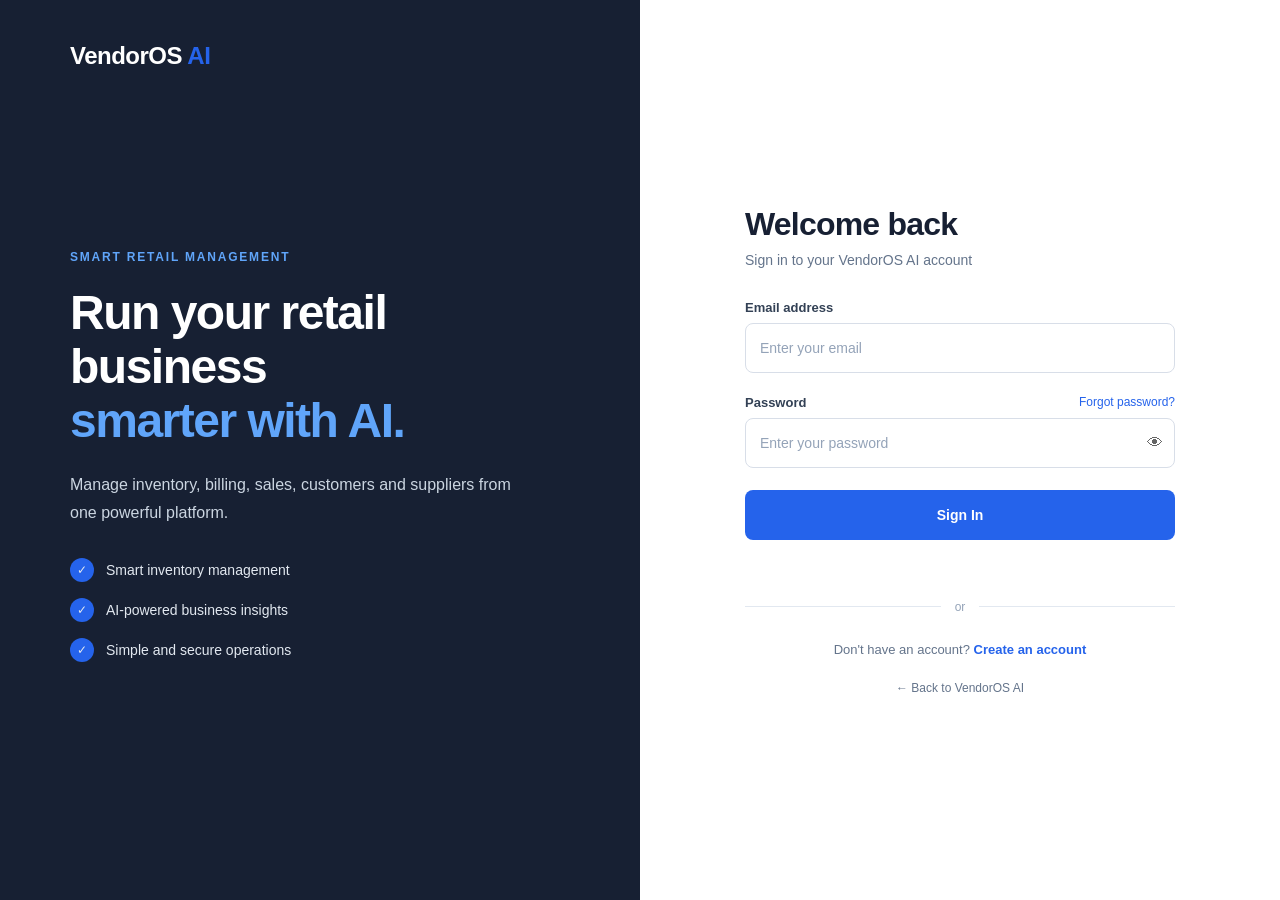
<file: frontend/store.html>
<!DOCTYPE html>
<html lang="en">

<head>
    <meta charset="UTF-8">
    <meta name="viewport" content="width=device-width, initial-scale=1.0">

    <title>Store Setup | VendorOS AI</title>

    <style>

        * {
            margin: 0;
            padding: 0;
            box-sizing: border-box;
        }

        body {
            font-family: Inter, -apple-system, BlinkMacSystemFont, "Segoe UI", sans-serif;
            background: #f6f8fc;
            color: #172033;
        }

        .page {
            min-height: 100vh;
            display: flex;
        }

        /* LEFT PANEL */

        .brand-panel {
            width: 38%;
            min-height: 100vh;
            background: #172033;
            color: white;
            padding: 48px;
            display: flex;
            flex-direction: column;
            justify-content: space-between;
        }

        .logo {
            font-size: 21px;
            font-weight: 700;
            letter-spacing: -0.4px;
        }

        .logo span {
            color: #60a5fa;
        }

        .brand-content {
            max-width: 430px;
            margin: auto 0;
        }

        .brand-badge {
            display: inline-flex;
            align-items: center;
            gap: 8px;
            padding: 7px 12px;
            border: 1px solid rgba(255, 255, 255, 0.12);
            border-radius: 20px;
            color: #bfdbfe;
            font-size: 11px;
            font-weight: 600;
            letter-spacing: 0.4px;
            margin-bottom: 24px;
        }

        .brand-badge-dot {
            width: 6px;
            height: 6px;
            background: #60a5fa;
            border-radius: 50%;
        }

        .brand-content h1 {
            font-size: clamp(32px, 3.4vw, 48px);
            line-height: 1.08;
            letter-spacing: -1.8px;
            margin-bottom: 20px;
        }

        .brand-content h1 span {
            color: #60a5fa;
        }

        .brand-content p {
            color: #aeb9ca;
            font-size: 14px;
            line-height: 1.8;
            max-width: 390px;
        }

        .brand-footer {
            color: #7f8ba0;
            font-size: 11px;
        }


        /* RIGHT PANEL */

        .form-panel {
            flex: 1;
            display: flex;
            justify-content: center;
            align-items: center;
            padding: 50px 35px;
        }

        .form-container {
            width: 100%;
            max-width: 590px;
        }


        /* STEP */

        .step-row {
            display: flex;
            align-items: center;
            gap: 12px;
            margin-bottom: 32px;
        }

        .step-number {
            width: 32px;
            height: 32px;
            border-radius: 50%;
            background: #2563eb;
            color: white;
            display: flex;
            align-items: center;
            justify-content: center;
            font-size: 13px;
            font-weight: 700;
        }

        .step-text {
            font-size: 12px;
            color: #64748b;
            font-weight: 600;
        }


        /* HEADER */

        .form-header {
            margin-bottom: 30px;
        }

        .form-header h2 {
            font-size: 30px;
            letter-spacing: -1px;
            margin-bottom: 9px;
        }

        .form-header p {
            color: #64748b;
            font-size: 13px;
            line-height: 1.6;
        }


        /* FORM CARD */

        .form-card {
            background: white;
            border: 1px solid #e5eaf1;
            border-radius: 16px;
            padding: 30px;
            box-shadow: 0 14px 40px rgba(23, 32, 51, 0.06);
        }

        .field-grid {
            display: grid;
            grid-template-columns: 1fr 1fr;
            gap: 20px;
        }

        .field {
            display: flex;
            flex-direction: column;
        }

        .field.full {
            grid-column: 1 / -1;
        }

        .field label {
            font-size: 12px;
            font-weight: 650;
            color: #334155;
            margin-bottom: 8px;
        }

        .field input,
        .field select,
        .field textarea {
            width: 100%;
            border: 1px solid #dbe1ea;
            border-radius: 9px;
            padding: 13px 14px;
            background: #fbfcfe;
            color: #172033;
            font-family: inherit;
            font-size: 13px;
            outline: none;
            transition: 0.18s ease;
        }

        .field textarea {
            min-height: 92px;
            resize: vertical;
        }

        .field input::placeholder,
        .field textarea::placeholder {
            color: #9aa5b5;
        }

        .field input:focus,
        .field select:focus,
        .field textarea:focus {
            border-color: #2563eb;
            background: white;
            box-shadow: 0 0 0 3px rgba(37, 99, 235, 0.08);
        }

        .field-hint {
            margin-top: 6px;
            font-size: 10px;
            color: #94a3b8;
        }


        /* BUTTON */

        .form-footer {
            margin-top: 26px;
            padding-top: 22px;
            border-top: 1px solid #edf0f4;
            display: flex;
            align-items: center;
            justify-content: space-between;
            gap: 20px;
        }

        .secure-text {
            color: #94a3b8;
            font-size: 10px;
        }

        .save-button {
            border: none;
            border-radius: 9px;
            background: #2563eb;
            color: white;
            padding: 13px 23px;
            font-family: inherit;
            font-size: 12px;
            font-weight: 650;
            cursor: pointer;
            transition: 0.18s ease;
        }

        .save-button:hover {
            background: #1d4ed8;
            transform: translateY(-1px);
            box-shadow: 0 8px 18px rgba(37, 99, 235, 0.18);
        }

        .store-message {
            margin-top: 15px;
            min-height: 18px;
            font-size: 12px;
            text-align: right;
        }


        /* RESPONSIVE */

        @media (max-width: 900px) {

            .brand-panel {
                width: 34%;
                padding: 32px;
            }

            .brand-content h1 {
                font-size: 32px;
            }

            .form-panel {
                padding: 35px 25px;
            }
        }


        @media (max-width: 700px) {

            .page {
                display: block;
            }

            .brand-panel {
                width: 100%;
                min-height: auto;
                padding: 28px 24px;
            }

            .brand-content {
                margin: 55px 0 25px;
            }

            .brand-content h1 {
                font-size: 34px;
            }

            .brand-footer {
                display: none;
            }

            .form-panel {
                padding: 28px 18px 45px;
            }

            .form-card {
                padding: 22px;
            }

            .field-grid {
                grid-template-columns: 1fr;
            }

            .field.full {
                grid-column: auto;
            }

            .form-footer {
                flex-direction: column;
                align-items: stretch;
            }

            .save-button {
                width: 100%;
            }

            .secure-text {
                text-align: center;
            }
        }

    </style>

</head>


<body>

<div class="page">


    <!-- BRAND PANEL -->

    <section class="brand-panel">

        <div class="logo">
            VendorOS <span>AI</span>
        </div>


        <div class="brand-content">

            <div class="brand-badge">
                <span class="brand-badge-dot"></span>
                BUSINESS SETUP
            </div>


            <h1>
                Build your store's
                <span>digital workspace.</span>
            </h1>


            <p>
                Tell us about your business. Your store information
                will be used to personalize your VendorOS AI workspace
                and keep your business data organized.
            </p>

        </div>


        <div class="brand-footer">
            Your business data stays connected to your account.
        </div>

    </section>


    <!-- FORM PANEL -->

    <section class="form-panel">

        <div class="form-container">


            <div class="step-row">

                <div class="step-number">
                    1
                </div>

                <div class="step-text">
                    STORE INFORMATION
                </div>

            </div>


            <div class="form-header">

                <h2>
                    Tell us about your store
                </h2>

                <p>
                    Add your business details below. You can edit them
                    anytime from your dashboard.
                </p>

            </div>


            <form id="storeForm" class="form-card">


                <div class="field-grid">


                    <div class="field full">

                        <label for="storeName">
                            Store Name
                        </label>

                        <input
                            type="text"
                            id="storeName"
                            placeholder="e.g. Sri Lakshmi Pharmacy"
                            required
                        >

                    </div>


                    <div class="field">

                        <label for="businessType">
                            Business Type
                        </label>

                        <select id="businessType" required>

                            <option value="">
                                Select type
                            </option>

                            <option value="Pharmacy">
                                Pharmacy
                            </option>

                            <option value="Grocery">
                                Grocery Store
                            </option>

                            <option value="Retail">
                                Retail Shop
                            </option>

                            <option value="Supermarket">
                                Supermarket
                            </option>

                            <option value="Other">
                                Other
                            </option>

                        </select>

                    </div>


                    <div class="field">

                        <label for="phone">
                            Business Phone
                        </label>

                        <input
                            type="tel"
                            id="phone"
                            placeholder="+91 XXXXX XXXXX"
                        >

                    </div>


                    <div class="field">

                        <label for="email">
                            Business Email
                        </label>

                        <input
                            type="email"
                            id="email"
                            placeholder="store@example.com"
                        >

                    </div>


                    <div class="field">

                        <label for="ownerName">
                            Account Owner
                        </label>

                        <input
                            type="text"
                            id="ownerName"
                            readonly
                            placeholder="Your account name"
                        >

                        <span class="field-hint">
                            Linked automatically to your account.
                        </span>

                    </div>


                    <div class="field full">

                        <label for="address">
                            Business Address
                        </label>

                        <textarea
                            id="address"
                            placeholder="Enter your complete business address"
                        ></textarea>

                    </div>

                </div>


                <div class="form-footer">

                    <span class="secure-text">
                        🔒 Your store information is linked to your account.
                    </span>

                    <button
                        type="submit"
                        class="save-button"
                    >
                        Save &amp; Continue
                    </button>

                </div>


                <p
                    id="storeMessage"
                    class="store-message"
                ></p>


            </form>

        </div>

    </section>

</div>


<script src="store.js"></script>

</body>

</html>
```
</file>
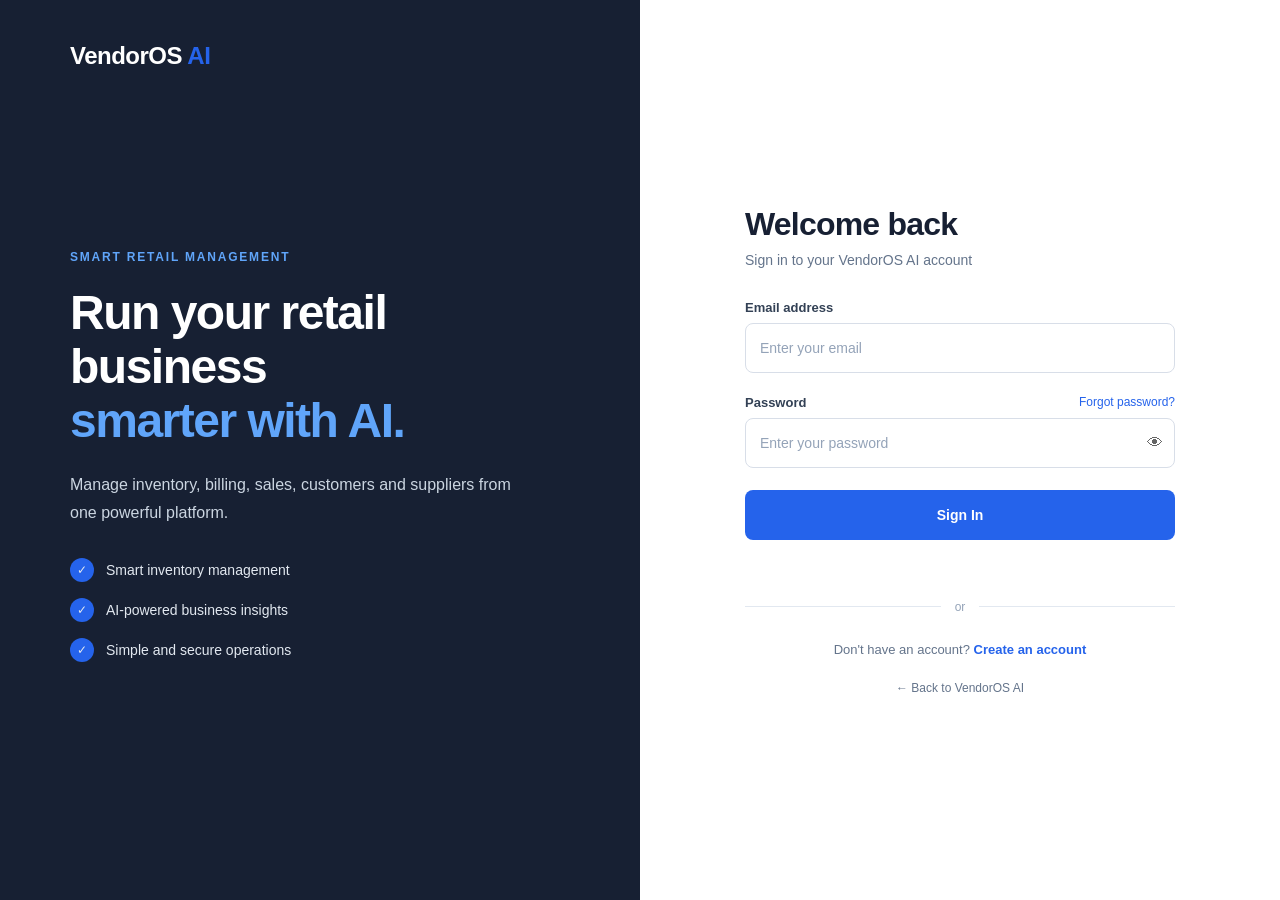
<file: frontend/suppliers.html>
```html
<!DOCTYPE html>
<html lang="en">

<head>

    <meta charset="UTF-8">
    <meta name="viewport" content="width=device-width, initial-scale=1.0">

    <title>Suppliers | VendorOS AI</title>

    <style>

        * {
            margin: 0;
            padding: 0;
            box-sizing: border-box;
            font-family: Inter, Arial, sans-serif;
        }

        body {
            background: #f5f7fb;
            color: #1f2937;
        }

        /* SIDEBAR */

        .sidebar {
            position: fixed;
            left: 0;
            top: 0;
            width: 250px;
            height: 100vh;
            background: #0b1220;
            color: white;
            padding: 24px 16px;
        }

        .brand {
            display: flex;
            align-items: center;
            gap: 12px;
            padding: 0 12px 28px;
        }

        .brand-logo {
            width: 38px;
            height: 38px;
            border-radius: 11px;
            background: linear-gradient(135deg, #4f7cff, #7c5cff);
            display: flex;
            align-items: center;
            justify-content: center;
            font-weight: 800;
            font-size: 18px;
        }

        .brand-text {
            font-size: 18px;
            font-weight: 750;
        }

        .brand-text span {
            color: #6d8cff;
        }

        .nav-section {
            margin-top: 10px;
        }

        .nav-label {
            font-size: 11px;
            color: #71809a;
            text-transform: uppercase;
            letter-spacing: 1px;
            padding: 0 13px;
            margin-bottom: 8px;
        }

        .nav-item {
            display: flex;
            align-items: center;
            gap: 12px;
            padding: 12px 13px;
            margin: 4px 0;
            border-radius: 10px;
            color: #9aa6bb;
            text-decoration: none;
            font-size: 14px;
            transition: 0.2s;
        }

        .nav-item:hover {
            background: #151e31;
            color: white;
        }

        .nav-item.active {
            background: #1c2942;
            color: white;
        }

        .nav-icon {
            width: 20px;
            text-align: center;
            font-size: 16px;
        }

        .sidebar-bottom {
            position: absolute;
            left: 16px;
            right: 16px;
            bottom: 20px;
        }

        .logout {
            cursor: pointer;
        }

        /* MAIN */

        .main {
            margin-left: 250px;
            min-height: 100vh;
            padding: 30px 40px;
        }

        /* TOPBAR */

        .topbar {
            display: flex;
            justify-content: space-between;
            align-items: center;
            margin-bottom: 30px;
        }

        .title h1 {
            font-size: 30px;
            font-weight: 800;
        }

        .title p {
            margin-top: 6px;
            color: #64748b;
            font-size: 14px;
        }

        .add-btn {
            background: #6366f1;
            color: white;
            border: none;
            padding: 12px 18px;
            border-radius: 10px;
            font-weight: 700;
            cursor: pointer;
            transition: 0.18s ease;
        }

        .add-btn:hover {
            background: #4f46e5;
            transform: translateY(-1px);
        }

        /* SUMMARY */

        .summary {
            display: grid;
            grid-template-columns: repeat(3, 1fr);
            gap: 20px;
            margin-bottom: 28px;
        }

        .card {
            background: white;
            padding: 22px;
            border-radius: 16px;
            box-shadow: 0 5px 20px rgba(15, 23, 42, 0.05);
        }

        .card-label {
            color: #64748b;
            font-size: 13px;
            margin-bottom: 8px;
        }

        .card-value {
            font-size: 28px;
            font-weight: 800;
        }

        /* TABLE */

        .table-card {
            background: white;
            border-radius: 16px;
            padding: 24px;
            box-shadow: 0 5px 20px rgba(15, 23, 42, 0.05);
        }

        .table-header {
            display: flex;
            justify-content: space-between;
            align-items: center;
            margin-bottom: 20px;
        }

        .table-header h2 {
            font-size: 19px;
        }

        .search {
            width: 260px;
            padding: 10px 13px;
            border: 1px solid #dbe1ea;
            border-radius: 9px;
            outline: none;
            font-family: inherit;
        }

        .search:focus {
            border-color: #6366f1;
        }

        table {
            width: 100%;
            border-collapse: collapse;
        }

        th {
            text-align: left;
            color: #64748b;
            font-size: 12px;
            padding: 13px;
            border-bottom: 1px solid #e5e7eb;
        }

        td {
            padding: 16px 13px;
            border-bottom: 1px solid #f1f5f9;
            font-size: 14px;
        }

        .company {
            font-weight: 600;
        }

        .empty {
            text-align: center;
            padding: 45px;
            color: #94a3b8;
        }

        /* RESPONSIVE */

        @media (max-width: 900px) {

            .sidebar {
                width: 210px;
            }

            .main {
                margin-left: 210px;
                padding: 25px;
            }

            .summary {
                grid-template-columns: 1fr;
            }

        }

        @media (max-width: 650px) {

            .sidebar {
                display: none;
            }

            .main {
                margin-left: 0;
                padding: 20px;
            }

            .topbar {
                flex-direction: column;
                align-items: flex-start;
                gap: 15px;
            }

            .table-header {
                flex-direction: column;
                align-items: flex-start;
                gap: 15px;
            }

            .search {
                width: 100%;
            }

        }

    </style>

</head>

<body>

    <!-- SIDEBAR -->

    <aside class="sidebar">

        <div class="brand">

            <div class="brand-logo">
                V
            </div>

            <div class="brand-text">
                VendorOS <span>AI</span>
            </div>

        </div>


        <div class="nav-section">

            <div class="nav-label">
                Workspace
            </div>


            <a href="dashboard.html" class="nav-item">

                <span class="nav-icon">▦</span>

                Dashboard

            </a>


            <a href="inventory.html" class="nav-item">

                <span class="nav-icon">▣</span>

                Inventory

            </a>


            <a href="sales.html" class="nav-item">

                <span class="nav-icon">▤</span>

                Sales & Billing

            </a>


            <a href="customers.html" class="nav-item">

                <span class="nav-icon">♙</span>

                Customers

            </a>


            <a href="suppliers.html" class="nav-item active">

                <span class="nav-icon">♧</span>

                Suppliers

            </a>


            <a href="ai-insights.html" class="nav-item">

                <span class="nav-icon">◈</span>

                AI Insights

            </a>

        </div>


        <div class="sidebar-bottom">

            <div
                class="nav-item logout"
                id="logoutButton"
                onclick="logoutUser()"
            >

                <span class="nav-icon">↪</span>

                Logout

            </div>

        </div>

    </aside>


    <!-- MAIN CONTENT -->

    <main class="main">

        <div class="topbar">

            <div class="title">

                <h1>
                    Suppliers
                </h1>

                <p>
                    Manage your suppliers and business partners
                </p>

            </div>


            <button
                class="add-btn"
                onclick="openSupplierModal()"
            >
                + Add Supplier
            </button>

        </div>


        <!-- SUMMARY -->

        <section class="summary">

            <div class="card">

                <div class="card-label">
                    Total Suppliers
                </div>

                <div
                    class="card-value"
                    id="totalSuppliers"
                >
                    0
                </div>

            </div>


            <div class="card">

                <div class="card-label">
                    Companies
                </div>

                <div
                    class="card-value"
                    id="totalCompanies"
                >
                    0
                </div>

            </div>


            <div class="card">

                <div class="card-label">
                    Active Contacts
                </div>

                <div
                    class="card-value"
                    id="activeContacts"
                >
                    0
                </div>

            </div>

        </section>


        <!-- SUPPLIER TABLE -->

        <section class="table-card">

            <div class="table-header">

                <h2>
                    Supplier Directory
                </h2>


                <input
                    type="text"
                    id="searchSupplier"
                    class="search"
                    placeholder="Search suppliers..."
                >

            </div>


            <div id="supplierTableContainer">

                <div class="empty">
                    Loading suppliers...
                </div>

            </div>

        </section>

    </main>


    <script src="suppliers.js"></script>

</body>

</html>
```
</file>
<file: frontend/style.css>
@import url('https://fonts.googleapis.com/css2?family=DM+Sans:wght@400;500;600;700&family=Manrope:wght@600;700;800&display=swap');


/* ================= RESET ================= */

* {
    margin: 0;
    padding: 0;
    box-sizing: border-box;
}

html {
    scroll-behavior: smooth;
}

body {
    font-family: "DM Sans", sans-serif;
    background: #f7f8fa;
    color: #172033;
    line-height: 1.6;
}

a {
    text-decoration: none;
    color: inherit;
}


/* ================= NAVBAR ================= */

.navbar {
    height: 76px;

    position: sticky;
    top: 0;
    z-index: 1000;

    background: rgba(255, 255, 255, 0.94);

    border-bottom: 1px solid #e5e7eb;

    backdrop-filter: blur(16px);
}

.nav-container {
    max-width: 1240px;
    height: 100%;

    margin: auto;
    padding: 0 28px;

    display: flex;
    align-items: center;
    justify-content: space-between;
}


/* LOGO */

.logo {
    display: flex;
    align-items: center;
    gap: 10px;
}

.logo-mark {
    width: 37px;
    height: 37px;

    display: flex;
    align-items: center;
    justify-content: center;

    border-radius: 10px;

    background: #172033;
    color: white;

    font-family: "Manrope", sans-serif;
    font-weight: 800;
    font-size: 18px;
}

.logo-text {
    display: flex;
    align-items: baseline;
    gap: 3px;

    font-family: "Manrope", sans-serif;
    font-size: 18px;
    font-weight: 800;
}

.logo-text strong {
    color: #2563eb;
}


/* NAV LINKS */

.nav-links {
    display: flex;
    gap: 32px;
}

.nav-links a {
    font-size: 14px;
    font-weight: 500;
    color: #667085;

    transition: 0.2s ease;
}

.nav-links a:hover {
    color: #172033;
}


/* NAV BUTTONS */

.nav-actions {
    display: flex;
    align-items: center;
    gap: 10px;
}

.login-btn {
    padding: 10px 17px;

    font-size: 14px;
    font-weight: 600;

    color: #344054;
}

.signup-btn {
    padding: 11px 19px;

    border-radius: 8px;

    background: #172033;
    color: white;

    font-size: 14px;
    font-weight: 600;

    transition: 0.2s ease;
}

.signup-btn:hover {
    background: #2563eb;
}


/* ================= HERO ================= */

.hero {
    padding: 92px 0 100px;

    background:
        radial-gradient(
            circle at 78% 35%,
            rgba(37, 99, 235, 0.07),
            transparent 28%
        ),
        #ffffff;

    overflow: hidden;
}

.hero-container {
    max-width: 1240px;

    margin: auto;
    padding: 0 28px;

    display: grid;
    grid-template-columns: 0.9fr 1.1fr;

    gap: 70px;

    align-items: center;
}


/* HERO TEXT */

.eyebrow,
.section-tag {
    font-size: 10px;
    font-weight: 800;
    letter-spacing: 1.5px;
    color: #2563eb;
}

.eyebrow {
    display: flex;
    align-items: center;
    gap: 8px;

    margin-bottom: 22px;
}

.status-dot {
    width: 7px;
    height: 7px;

    border-radius: 50%;

    background: #2563eb;
}

.hero h1 {
    max-width: 650px;

    font-family: "Manrope", sans-serif;

    font-size: clamp(43px, 5vw, 67px);

    line-height: 1.07;

    letter-spacing: -3px;
}

.hero h1 span {
    display: block;
    color: #2563eb;
}

.hero-description {
    max-width: 590px;

    margin-top: 25px;

    color: #667085;

    font-size: 17px;
    line-height: 1.75;
}

.hero-buttons {
    display: flex;
    gap: 12px;

    margin-top: 34px;
}

.primary-btn,
.secondary-btn {
    padding: 13px 20px;

    border-radius: 8px;

    font-size: 14px;
    font-weight: 700;

    transition: 0.2s ease;
}

.primary-btn {
    display: flex;
    align-items: center;
    gap: 13px;

    background: #2563eb;
    color: white;

    box-shadow: 0 8px 22px rgba(37, 99, 235, 0.18);
}

.primary-btn:hover {
    background: #1d4ed8;
    transform: translateY(-2px);
}

.secondary-btn {
    background: white;

    border: 1px solid #d8dee8;

    color: #344054;
}

.secondary-btn:hover {
    border-color: #2563eb;
    color: #2563eb;
}

.hero-note {
    margin-top: 22px;

    color: #667085;

    font-size: 12px;
}

.hero-note span {
    color: #16a34a;
    font-weight: 800;
}


/* ================= DASHBOARD ================= */

.dashboard-wrapper {
    position: relative;
}

.dashboard-glow {
    position: absolute;

    width: 430px;
    height: 430px;

    left: 80px;
    top: 40px;

    border-radius: 50%;

    background: rgba(37, 99, 235, 0.08);

    filter: blur(85px);
}

.dashboard {
    position: relative;

    padding: 22px;

    background: #ffffff;

    border: 1px solid #dfe3e9;

    border-radius: 18px;

    box-shadow:
        0 30px 70px rgba(16, 24, 40, 0.11),
        0 5px 15px rgba(16, 24, 40, 0.04);

    transform: perspective(1200px) rotateY(-3deg);
}

.dashboard-top {
    display: flex;
    justify-content: space-between;
    align-items: center;

    margin-bottom: 20px;
}

.dashboard-label {
    font-size: 9px;
    font-weight: 800;

    letter-spacing: 1.2px;

    color: #98a2b3;
}

.dashboard-top h3 {
    margin-top: 2px;

    font-family: "Manrope", sans-serif;

    font-size: 16px;
}

.dashboard-date {
    padding: 7px 11px;

    border: 1px solid #e4e7ec;
    border-radius: 7px;

    color: #667085;

    font-size: 10px;
}


/* STATS */

.stats-grid {
    display: grid;
    grid-template-columns: repeat(3, 1fr);

    gap: 10px;
}

.stat-card {
    padding: 15px;

    background: #fafbfc;

    border: 1px solid #e8ebef;

    border-radius: 11px;
}

.stat-title {
    font-size: 10px;
    color: #667085;
}

.stat-value {
    margin: 4px 0;

    font-family: "Manrope", sans-serif;

    font-size: 20px;
    font-weight: 800;
}

.stat-growth {
    font-size: 9px;
    font-weight: 700;

    color: #16a34a;
}

.stat-neutral {
    font-size: 9px;

    color: #98a2b3;
}


/* DASHBOARD BODY */

.dashboard-body {
    display: grid;
    grid-template-columns: 1.55fr 0.85fr;

    gap: 12px;

    margin-top: 12px;
}

.chart-card,
.insight-card {
    padding: 17px;

    background: white;

    border: 1px solid #e8ebef;

    border-radius: 11px;
}


/* CHART */

.chart-header {
    display: flex;
    align-items: center;
    justify-content: space-between;
}

.chart-header p {
    font-size: 10px;
    color: #667085;
}

.chart-header strong {
    font-family: "Manrope", sans-serif;
    font-size: 18px;
}

.chart-header span {
    font-size: 9px;
    color: #98a2b3;
}

.chart {
    height: 135px;

    position: relative;

    margin-top: 10px;

    border-bottom: 1px solid #eef1f4;
}

.chart-bars {
    position: absolute;

    inset: 0;

    padding: 12px 10px 0;

    display: flex;
    align-items: flex-end;
    justify-content: space-around;
}

.chart-bars i {
    width: 8%;

    border-radius: 5px 5px 0 0;

    background: #cbd2dc;

    cursor: pointer;

    transition:
        background 0.18s ease,
        transform 0.18s ease;
}


/* ONLY TOUCHED BAR BECOMES BLUE */

.chart-bars i:hover,
.chart-bars i:active {
    background: #2563eb;

    transform: translateY(-3px);
}

.chart-days {
    display: flex;

    justify-content: space-around;

    margin-top: 7px;

    font-size: 8px;

    color: #98a2b3;
}


/* AI INSIGHT */

.insight-card {
    background: #f8faff;

    border-color: #dbe5f7;
}

.insight-heading {
    display: flex;
    align-items: center;
    gap: 9px;
}

.ai-icon {
    width: 28px;
    height: 28px;

    display: flex;
    align-items: center;
    justify-content: center;

    border-radius: 8px;

    background: #e7efff;

    color: #2563eb;
}

.insight-heading span {
    display: block;

    font-size: 8px;
    font-weight: 800;

    letter-spacing: 0.8px;

    color: #2563eb;
}

.insight-heading strong {
    font-size: 11px;
}

.insight-card p {
    margin-top: 17px;

    color: #667085;

    font-size: 11px;
    line-height: 1.6;
}

.insight-card a {
    display: inline-block;

    margin-top: 12px;

    color: #2563eb;

    font-size: 10px;
    font-weight: 700;
}


/* ================= PLATFORM STRIP ================= */

.platform-strip {
    padding: 25px 0;

    background: #172033;
}

.platform-container {
    max-width: 1240px;

    margin: auto;
    padding: 0 28px;

    display: flex;
    align-items: center;
    justify-content: space-between;

    gap: 30px;
}

.platform-container > p {
    font-size: 9px;
    font-weight: 800;

    letter-spacing: 1.3px;

    color: #98a2b3;
}

.platform-items {
    display: flex;
    gap: 28px;
}

.platform-items span {
    color: #d0d5dd;

    font-size: 12px;
}


/* ================= SECTIONS ================= */

.features-section,
.process-section,
.about-section {
    padding: 110px 0;
}

.section-container {
    max-width: 1160px;

    margin: auto;
    padding: 0 28px;
}

.section-heading {
    max-width: 680px;

    margin-bottom: 50px;
}

.section-heading h2,
.about-content h2 {
    margin-top: 13px;

    font-family: "Manrope", sans-serif;

    font-size: 42px;

    line-height: 1.15;

    letter-spacing: -1.6px;
}

.section-heading h2 span,
.about-content h2 span {
    color: #2563eb;
}

.section-heading p {
    max-width: 600px;

    margin-top: 18px;

    color: #667085;
}

.center-heading {
    margin-left: auto;
    margin-right: auto;

    text-align: center;
}


/* ================= FEATURES ================= */

.features-section {
    background: #f7f8fa;
}

.feature-grid {
    display: grid;

    grid-template-columns: repeat(3, 1fr);

    gap: 16px;
}

.feature-card {
    padding: 30px;

    background: #ffffff;

    border: 1px solid #e4e7ec;

    border-radius: 14px;

    transition: 0.25s ease;
}

.feature-card:hover {
    transform: translateY(-4px);

    border-color: #cbd8ed;

    box-shadow:
        0 15px 35px rgba(16, 24, 40, 0.06);
}

.large-card {
    grid-row: span 2;
}

.feature-icon {
    width: 42px;
    height: 42px;

    display: flex;
    align-items: center;
    justify-content: center;

    margin-bottom: 23px;

    border-radius: 10px;

    background: #edf3ff;

    color: #2563eb;

    font-size: 20px;
    font-weight: 700;
}

.feature-card h3 {
    font-family: "Manrope", sans-serif;

    font-size: 18px;
}

.feature-card p {
    margin-top: 9px;

    color: #667085;

    font-size: 13px;

    line-height: 1.7;
}

.feature-mini {
    display: inline-block;

    margin-top: 25px;

    padding: 6px 10px;

    border-radius: 6px;

    background: #f2f4f7;

    color: #667085;

    font-size: 9px;
    font-weight: 700;
}


/* AI FEATURE */

.ai-feature {
    background: #172033;

    border-color: #172033;
}

.ai-feature h3 {
    color: white;
}

.ai-feature p {
    color: #98a2b3;
}

.ai-icon-dark {
    background: #26344d;
    color: #60a5fa;
}

.ai-mini {
    background: #26344d;
    color: #93c5fd;
}


/* ================= PROCESS ================= */

.process-section {
    background: white;
}

.process-grid {
    display: grid;

    grid-template-columns:
        1fr 45px 1fr 45px 1fr;

    align-items: center;
}

.process-card {
    padding: 30px;

    background: #fafbfc;

    border: 1px solid #e4e7ec;

    border-radius: 14px;
}

.process-number {
    margin-bottom: 20px;

    color: #2563eb;

    font-family: "Manrope", sans-serif;

    font-size: 13px;
    font-weight: 800;
}

.process-card h3 {
    font-family: "Manrope", sans-serif;

    font-size: 18px;
}

.process-card p {
    margin-top: 10px;

    color: #667085;

    font-size: 13px;
}

.process-connector {
    height: 1px;

    background: #d8dee8;
}


/* ================= ABOUT ================= */

.about-section {
    background: #f7f8fa;
}

.about-container {
    max-width: 1160px;

    margin: auto;
    padding: 0 28px;

    display: grid;

    grid-template-columns: 1.2fr 0.8fr;

    gap: 80px;

    align-items: center;
}

.about-content p {
    max-width: 650px;

    margin-top: 20px;

    color: #667085;
}

.about-highlight {
    padding: 42px;

    background: #172033;

    border-radius: 16px;

    color: white;

    box-shadow:
        0 20px 50px rgba(16, 24, 40, 0.12);
}

.highlight-number {
    color: #60a5fa;

    font-size: 12px;
    font-weight: 800;
}

.about-highlight h3 {
    margin-top: 20px;

    font-family: "Manrope", sans-serif;

    font-size: 30px;

    line-height: 1.2;
}

.about-highlight p {
    margin-top: 18px;

    color: #98a2b3;

    font-size: 13px;
}


/* ================= CTA ================= */

.cta-section {
    padding: 90px 0;

    background: white;
}

.cta-container {
    max-width: 1160px;

    margin: auto;
    padding: 50px;

    display: flex;

    align-items: center;

    justify-content: space-between;

    gap: 30px;

    background: #eef4ff;

    border: 1px solid #d8e4fa;

    border-radius: 18px;
}

.cta-container h2 {
    margin-top: 10px;

    font-family: "Manrope", sans-serif;

    font-size: 32px;

    letter-spacing: -1px;
}

.cta-container p {
    margin-top: 8px;

    color: #667085;
}

.cta-button {
    flex-shrink: 0;

    display: flex;

    align-items: center;

    gap: 15px;

    padding: 14px 21px;

    border-radius: 8px;

    background: #2563eb;

    color: white;

    font-size: 13px;
    font-weight: 700;

    box-shadow:
        0 8px 20px rgba(37, 99, 235, 0.18);
}

.cta-button:hover {
    background: #1d4ed8;
}


/* ================= FOOTER ================= */

footer {
    padding: 55px 0 25px;

    background: #0f1728;

    color: white;
}

.footer-container {
    max-width: 1160px;

    margin: auto;
    padding: 0 28px;

    display: flex;

    justify-content: space-between;

    gap: 50px;
}

.footer-brand p {
    max-width: 260px;

    margin-top: 15px;

    color: #98a2b3;

    font-size: 12px;
}

.footer-links {
    display: flex;

    align-items: center;

    gap: 28px;
}

.footer-links a {
    color: #98a2b3;

    font-size: 12px;
}

.footer-links a:hover {
    color: white;
}

.footer-bottom {
    max-width: 1160px;

    margin: 45px auto 0;

    padding: 20px 28px 0;

    display: flex;

    justify-content: space-between;

    border-top: 1px solid #253047;

    color: #667085;

    font-size: 10px;
}


/* ================= RESPONSIVE ================= */

@media (max-width: 1000px) {

    .nav-links {
        gap: 18px;
    }

    .hero-container {
        grid-template-columns: 1fr;
    }

    .dashboard {
        transform: none;
    }

    .feature-grid {
        grid-template-columns: repeat(2, 1fr);
    }

    .process-grid {
        grid-template-columns: 1fr;

        gap: 15px;
    }

    .process-connector {
        display: none;
    }

    .about-container {
        grid-template-columns: 1fr;
    }

}


@media (max-width: 700px) {

    .nav-links {
        display: none;
    }

    .hero {
        padding: 65px 0;
    }

    .hero h1 {
        font-size: 43px;
    }

    .hero-buttons {
        flex-direction: column;
    }

    .primary-btn,
    .secondary-btn {
        justify-content: center;
        text-align: center;
    }

    .stats-grid {
        grid-template-columns: 1fr;
    }

    .dashboard-body {
        grid-template-columns: 1fr;
    }

    .feature-grid {
        grid-template-columns: 1fr;
    }

    .large-card {
        grid-row: auto;
    }

    .platform-container {
        flex-direction: column;
        align-items: flex-start;
    }

    .platform-items {
        flex-wrap: wrap;

        gap: 12px 20px;
    }

    .section-heading h2,
    .about-content h2 {
        font-size: 34px;
    }

    .cta-container {
        padding: 32px;

        flex-direction: column;

        align-items: flex-start;
    }

    .footer-container,
    .footer-bottom {
        flex-direction: column;

        gap: 20px;
    }

    .footer-links {
        flex-wrap: wrap;
    }

}
</file>
<file: frontend/dashboard.css>
* {
    margin: 0;
    padding: 0;
    box-sizing: border-box;
}

body {
    font-family: Arial, Helvetica, sans-serif;
    background: #f5f7fa;
    color: #172033;
}


/* =========================
   LAYOUT
========================= */

.dashboard-layout {
    min-height: 100vh;
    display: flex;
}


/* =========================
   SIDEBAR
========================= */

.sidebar {
    width: 245px;
    min-height: 100vh;
    background: #172033;
    color: white;
    padding: 28px 18px;
    display: flex;
    flex-direction: column;
    position: fixed;
    left: 0;
    top: 0;
    bottom: 0;
}

.sidebar-logo {
    font-size: 22px;
    font-weight: 700;
    padding: 0 14px;
    margin-bottom: 42px;
}

.sidebar-logo span {
    color: #60a5fa;
}

.sidebar-nav {
    display: flex;
    flex-direction: column;
    gap: 6px;
}

.nav-item {
    display: flex;
    align-items: center;
    gap: 13px;
    padding: 12px 14px;
    border-radius: 8px;
    color: #b9c4d4;
    text-decoration: none;
    font-size: 13px;
    transition: 0.2s ease;
}

.nav-item span {
    width: 20px;
    text-align: center;
    font-size: 16px;
}

.nav-item:hover {
    background: #202c42;
    color: white;
}

.nav-item.active {
    background: #2563eb;
    color: white;
}

.sidebar-bottom {
    margin-top: auto;
    display: flex;
    flex-direction: column;
    gap: 6px;
}

.logout-button {
    width: 100%;
    border: none;
    background: transparent;
    color: #b9c4d4;
    display: flex;
    align-items: center;
    gap: 13px;
    padding: 12px 14px;
    border-radius: 8px;
    cursor: pointer;
    font-size: 13px;
    text-align: left;
}

.logout-button:hover {
    background: #202c42;
    color: white;
}


/* =========================
   MAIN CONTENT
========================= */

.main-content {
    margin-left: 245px;
    width: calc(100% - 245px);
    padding: 32px 38px;
}


/* =========================
   TOP BAR
========================= */

.topbar {
    display: flex;
    justify-content: space-between;
    align-items: center;
    margin-bottom: 30px;
}

.page-label {
    font-size: 10px;
    font-weight: 700;
    color: #64748b;
    letter-spacing: 1.5px;
    margin-bottom: 7px;
}

.topbar h1 {
    font-size: 28px;
    letter-spacing: -0.8px;
}

.user-area {
    display: flex;
    align-items: center;
    gap: 12px;
}

.user-info {
    display: flex;
    flex-direction: column;
    align-items: flex-end;
    gap: 4px;
}

.user-info strong {
    font-size: 13px;
}

.user-info span {
    font-size: 11px;
    color: #64748b;
    text-transform: capitalize;
}

.user-avatar {
    width: 42px;
    height: 42px;
    border-radius: 50%;
    background: #2563eb;
    color: white;
    display: flex;
    align-items: center;
    justify-content: center;
    font-weight: 700;
}


/* =========================
   WELCOME
========================= */

.welcome-section {
    background: white;
    border: 1px solid #e5e9f0;
    border-radius: 12px;
    padding: 24px 26px;
    display: flex;
    justify-content: space-between;
    align-items: center;
    margin-bottom: 22px;
}

.welcome-section h2 {
    font-size: 20px;
    margin-bottom: 7px;
}

.welcome-section h2 span {
    color: #2563eb;
}

.welcome-section p {
    color: #64748b;
    font-size: 13px;
}

.primary-button {
    border: none;
    background: #2563eb;
    color: white;
    border-radius: 7px;
    padding: 11px 17px;
    font-size: 12px;
    font-weight: 600;
    cursor: pointer;
}

.primary-button:hover {
    background: #1d4ed8;
}


/* =========================
   STATS
========================= */

.stats-grid {
    display: grid;
    grid-template-columns: repeat(4, 1fr);
    gap: 16px;
    margin-bottom: 20px;
}

.stat-card {
    background: white;
    border: 1px solid #e5e9f0;
    border-radius: 11px;
    padding: 20px;
}

.stat-top {
    display: flex;
    justify-content: space-between;
    align-items: center;
    color: #64748b;
    font-size: 12px;
    margin-bottom: 15px;
}

.stat-icon {
    width: 30px;
    height: 30px;
    border-radius: 7px;
    background: #eff6ff;
    color: #2563eb;
    display: flex;
    align-items: center;
    justify-content: center;
    font-weight: 700;
}

.stat-icon.warning {
    background: #fff7ed;
    color: #ea580c;
}

.stat-card h3 {
    font-size: 23px;
    margin-bottom: 8px;
}

.stat-card p {
    font-size: 11px;
}

.stat-card p span {
    color: #94a3b8;
    margin-left: 4px;
}

.positive {
    color: #16a34a;
}

.negative {
    color: #dc2626;
}

.neutral {
    color: #64748b;
}


/* =========================
   DASHBOARD GRID
========================= */

.dashboard-grid {
    display: grid;
    grid-template-columns: 1fr;
    gap: 18px;
    margin-bottom: 18px;
}

.dashboard-card {
    background: white;
    border: 1px solid #e5e9f0;
    border-radius: 11px;
    padding: 22px;
}

.card-header {
    display: flex;
    justify-content: space-between;
    align-items: flex-start;
    margin-bottom: 22px;
}

.card-header h3 {
    font-size: 15px;
    margin-bottom: 5px;
}

.card-header p {
    font-size: 11px;
    color: #64748b;
}

.card-header select {
    border: 1px solid #dce2ea;
    border-radius: 6px;
    padding: 7px 10px;
    color: #475569;
    background: white;
    font-size: 11px;
    outline: none;
}


/* =========================
   SALES CHART
========================= */

.chart {
    height: 245px;
    display: flex;
}

.chart-y {
    width: 45px;
    display: flex;
    flex-direction: column;
    justify-content: space-between;
    padding-bottom: 25px;
    color: #94a3b8;
    font-size: 9px;
}

.chart-area {
    flex: 1;
    position: relative;
}

.chart-grid-lines {
    position: absolute;
    inset: 0 0 25px 0;
    display: flex;
    flex-direction: column;
    justify-content: space-between;
}

.chart-grid-lines i {
    width: 100%;
    border-top: 1px dashed #e9edf2;
}

.chart-bars {
    position: absolute;
    left: 10px;
    right: 10px;
    top: 5px;
    bottom: 27px;
    display: flex;
    align-items: flex-end;
    justify-content: space-around;
    z-index: 2;
}

.chart-bars i {
    width: 7%;
    min-width: 12px;
    max-width: 24px;
    background: #cbd2dc;
    border-radius: 5px 5px 0 0;
    cursor: pointer;
    transition: background 0.18s ease, transform 0.18s ease;
}

.chart-bars i:hover,
.chart-bars i:active {
    background: #2563eb;
    transform: translateY(-3px);
}

.chart-days {
    position: absolute;
    bottom: 0;
    left: 0;
    right: 0;
    display: flex;
    justify-content: space-around;
    color: #94a3b8;
    font-size: 9px;
}


/* =========================
   SECONDARY BUTTON
========================= */

.secondary-button {
    border: 1px solid #3b82f6;
    background: transparent;
    color: #2563eb;
    border-radius: 7px;
    padding: 9px 13px;
    font-size: 11px;
    cursor: pointer;
}

.secondary-button:hover {
    background: #2563eb;
    color: white;
}


/* =========================
   BOTTOM GRID
========================= */

.bottom-grid {
    display: grid;
    grid-template-columns: 1.6fr 1fr;
    gap: 18px;
}


/* =========================
   ORDERS
========================= */

.orders-table {
    width: 100%;
}

.table-row {
    display: grid;
    grid-template-columns: 1.2fr 1.4fr 0.8fr 0.9fr;
    align-items: center;
    gap: 10px;
    padding: 13px 0;
    border-bottom: 1px solid #eef1f5;
    font-size: 11px;
    color: #475569;
}

.table-heading {
    color: #94a3b8;
    font-size: 9px;
    text-transform: uppercase;
    letter-spacing: 0.6px;
}

.table-row strong {
    color: #172033;
}

.card-header a {
    color: #2563eb;
    font-size: 11px;
    text-decoration: none;
}

.status {
    width: fit-content;
    padding: 5px 8px;
    border-radius: 20px;
    font-size: 9px;
}

.status.completed {
    background: #ecfdf5;
    color: #15803d;
}

.status.pending {
    background: #fff7ed;
    color: #c2410c;
}


/* =========================
   ALERTS
========================= */

.alert-item {
    display: flex;
    align-items: center;
    gap: 12px;
    padding: 15px 0;
    border-bottom: 1px solid #eef1f5;
}

.alert-item:last-child {
    border-bottom: none;
}

.alert-dot {
    width: 8px;
    height: 8px;
    border-radius: 50%;
    flex-shrink: 0;
}

.alert-dot.red {
    background: #ef4444;
}

.alert-dot.orange {
    background: #f97316;
}

.alert-dot.blue {
    background: #2563eb;
}

.alert-item div:nth-child(2) {
    flex: 1;
}

.alert-item strong {
    font-size: 11px;
    display: block;
    margin-bottom: 4px;
}

.alert-item p {
    color: #64748b;
    font-size: 10px;
}

.alert-item > span {
    color: #94a3b8;
    font-size: 18px;
}


/* =========================
   EMPTY STATES
========================= */

.empty-chart {
    min-height: 220px;
    border: 1px dashed #d8dee8;
    border-radius: 9px;
    display: flex;
    flex-direction: column;
    align-items: center;
    justify-content: center;
    text-align: center;
}

.empty-chart-icon,
.empty-icon {
    width: 42px;
    height: 42px;
    border-radius: 10px;
    background: #eff6ff;
    color: #2563eb;
    display: flex;
    align-items: center;
    justify-content: center;
    margin-bottom: 12px;
}

.empty-chart h4,
.empty-state h4 {
    font-size: 13px;
    margin-bottom: 7px;
}

.empty-chart p,
.empty-state p {
    max-width: 300px;
    color: #64748b;
    font-size: 11px;
    line-height: 1.6;
    margin-bottom: 15px;
}

.empty-state {
    min-height: 170px;
    display: flex;
    flex-direction: column;
    align-items: center;
    justify-content: center;
    text-align: center;
}


/* =========================
   RESPONSIVE
========================= */

@media (max-width: 1150px) {

    .stats-grid {
        grid-template-columns: repeat(2, 1fr);
    }

    .dashboard-grid,
    .bottom-grid {
        grid-template-columns: 1fr;
    }
}


@media (max-width: 800px) {

    .sidebar {
        width: 70px;
        padding: 25px 10px;
    }

    .sidebar-logo {
        font-size: 0;
        text-align: center;
        padding: 0;
    }

    .sidebar-logo::before {
        content: "V";
        font-size: 22px;
        color: white;
    }

    .nav-item {
        justify-content: center;
        padding: 12px 8px;
    }

    .nav-item span {
        margin: 0;
    }

    .nav-item {
        font-size: 0;
    }

    .main-content {
        margin-left: 70px;
        width: calc(100% - 70px);
        padding: 25px 18px;
    }
}


@media (max-width: 550px) {

    .stats-grid {
        grid-template-columns: 1fr;
    }

    .welcome-section {
        flex-direction: column;
        align-items: flex-start;
        gap: 18px;
    }

    .topbar {
        align-items: flex-start;
    }

    .user-info {
        display: none;
    }

    .table-row {
        grid-template-columns: 1fr 1fr;
        row-gap: 8px;
    }

    .table-heading {
        display: none;
    }
}
</file>
<file: frontend/auth.css>
* {
    margin: 0;
    padding: 0;
    box-sizing: border-box;
}

body {
    font-family: Arial, Helvetica, sans-serif;
    background: #f5f7fa;
    color: #172033;
}

.auth-page {
    min-height: 100vh;
    display: flex;
}

/* =========================
   LEFT BRAND SECTION
========================= */

.auth-brand {
    width: 50%;
    background: #172033;
    color: white;
    padding: 42px 70px;
    display: flex;
    flex-direction: column;
}

.brand-logo {
    color: white;
    text-decoration: none;
    font-size: 24px;
    font-weight: 700;
    letter-spacing: -0.5px;
}

.brand-logo span,
.mobile-logo span {
    color: #2563eb;
}

.brand-content {
    max-width: 520px;
    margin: auto 0;
}

.eyebrow {
    color: #60a5fa;
    font-size: 12px;
    font-weight: 700;
    letter-spacing: 1.8px;
    margin-bottom: 22px;
}

.brand-content h1 {
    font-size: 48px;
    line-height: 1.12;
    letter-spacing: -1.5px;
    margin-bottom: 24px;
}

.brand-content h1 span {
    display: block;
    color: #60a5fa;
}

.brand-description {
    max-width: 470px;
    color: #cbd5e1;
    font-size: 16px;
    line-height: 1.7;
    margin-bottom: 32px;
}

.feature-line {
    display: flex;
    align-items: center;
    gap: 12px;
    color: #e2e8f0;
    font-size: 14px;
    margin-bottom: 16px;
}

.feature-line span {
    width: 24px;
    height: 24px;
    border-radius: 50%;
    background: #2563eb;
    display: flex;
    align-items: center;
    justify-content: center;
    font-size: 12px;
}


/* =========================
   RIGHT AUTH SECTION
========================= */

.auth-container {
    width: 50%;
    display: flex;
    align-items: center;
    justify-content: center;
    padding: 40px;
    background: #ffffff;
}

.auth-card {
    width: 100%;
    max-width: 430px;
}

.mobile-logo {
    display: none;
}

.auth-heading {
    margin-bottom: 32px;
}

.auth-heading h2 {
    font-size: 32px;
    letter-spacing: -0.8px;
    margin-bottom: 9px;
}

.auth-heading p {
    color: #64748b;
    font-size: 14px;
}


/* =========================
   FORM
========================= */

.form-group {
    margin-bottom: 22px;
}

.form-group label {
    display: block;
    font-size: 13px;
    font-weight: 600;
    margin-bottom: 8px;
    color: #334155;
}

.form-group input {
    width: 100%;
    height: 50px;
    border: 1px solid #d8dee8;
    border-radius: 8px;
    padding: 0 14px;
    font-size: 14px;
    color: #172033;
    outline: none;
    transition: border-color 0.2s ease, box-shadow 0.2s ease;
    background: #ffffff;
}

.form-group input::placeholder {
    color: #94a3b8;
}

.form-group input:focus {
    border-color: #2563eb;
    box-shadow: 0 0 0 3px rgba(37, 99, 235, 0.10);
}


/* =========================
   PASSWORD
========================= */

.password-label {
    display: flex;
    justify-content: space-between;
    align-items: center;
}

.password-label label {
    margin-bottom: 8px;
}

.forgot-link {
    font-size: 12px;
    color: #2563eb;
    text-decoration: none;
    margin-bottom: 8px;
}

.forgot-link:hover {
    text-decoration: underline;
}

.password-wrapper {
    position: relative;
}

.password-wrapper input {
    padding-right: 48px;
}

.eye-button {
    position: absolute;
    right: 12px;
    top: 50%;
    transform: translateY(-50%);
    border: none;
    background: transparent;
    cursor: pointer;
    font-size: 16px;
    opacity: 0.6;
}

.eye-button:hover {
    opacity: 1;
}


/* =========================
   LOGIN BUTTON
========================= */

.login-button {
    width: 100%;
    height: 50px;
    border: none;
    border-radius: 8px;
    background: #2563eb;
    color: white;
    font-size: 14px;
    font-weight: 600;
    cursor: pointer;
    transition: background 0.2s ease, transform 0.2s ease;
}

.login-button:hover {
    background: #1d4ed8;
    transform: translateY(-1px);
}

.login-button:active {
    transform: translateY(0);
}


/* =========================
   MESSAGE
========================= */

.login-message {
    min-height: 20px;
    margin-top: 12px;
    font-size: 13px;
    text-align: center;
}


/* =========================
   DIVIDER
========================= */

.divider {
    display: flex;
    align-items: center;
    gap: 14px;
    margin: 28px 0;
    color: #94a3b8;
    font-size: 12px;
}

.divider::before,
.divider::after {
    content: "";
    flex: 1;
    height: 1px;
    background: #e2e8f0;
}


/* =========================
   REGISTER / HOME
========================= */

.register-text {
    text-align: center;
    font-size: 13px;
    color: #64748b;
}

.register-text a {
    color: #2563eb;
    text-decoration: none;
    font-weight: 600;
}

.register-text a:hover {
    text-decoration: underline;
}

.back-home {
    display: block;
    text-align: center;
    margin-top: 24px;
    color: #64748b;
    font-size: 12px;
    text-decoration: none;
}

.back-home:hover {
    color: #2563eb;
}


/* =========================
   RESPONSIVE
========================= */

@media (max-width: 900px) {

    .auth-brand {
        display: none;
    }

    .auth-container {
        width: 100%;
        min-height: 100vh;
        padding: 30px 20px;
    }

    .mobile-logo {
        display: block;
        font-size: 23px;
        font-weight: 700;
        margin-bottom: 45px;
    }
}

@media (max-width: 480px) {

    .auth-container {
        padding: 25px 18px;
    }

    .auth-heading h2 {
        font-size: 28px;
    }

    .auth-card {
        max-width: 100%;
    }
}
.auth-select {
    width: 100%;
    height: 50px;
    border: 1px solid #d8dee8;
    border-radius: 8px;
    padding: 0 14px;
    font-size: 14px;
    color: #172033;
    outline: none;
    background: #ffffff;
    cursor: pointer;
}

.auth-select:focus {
    border-color: #2563eb;
    box-shadow: 0 0 0 3px rgba(37, 99, 235, 0.10);
}
</file>
